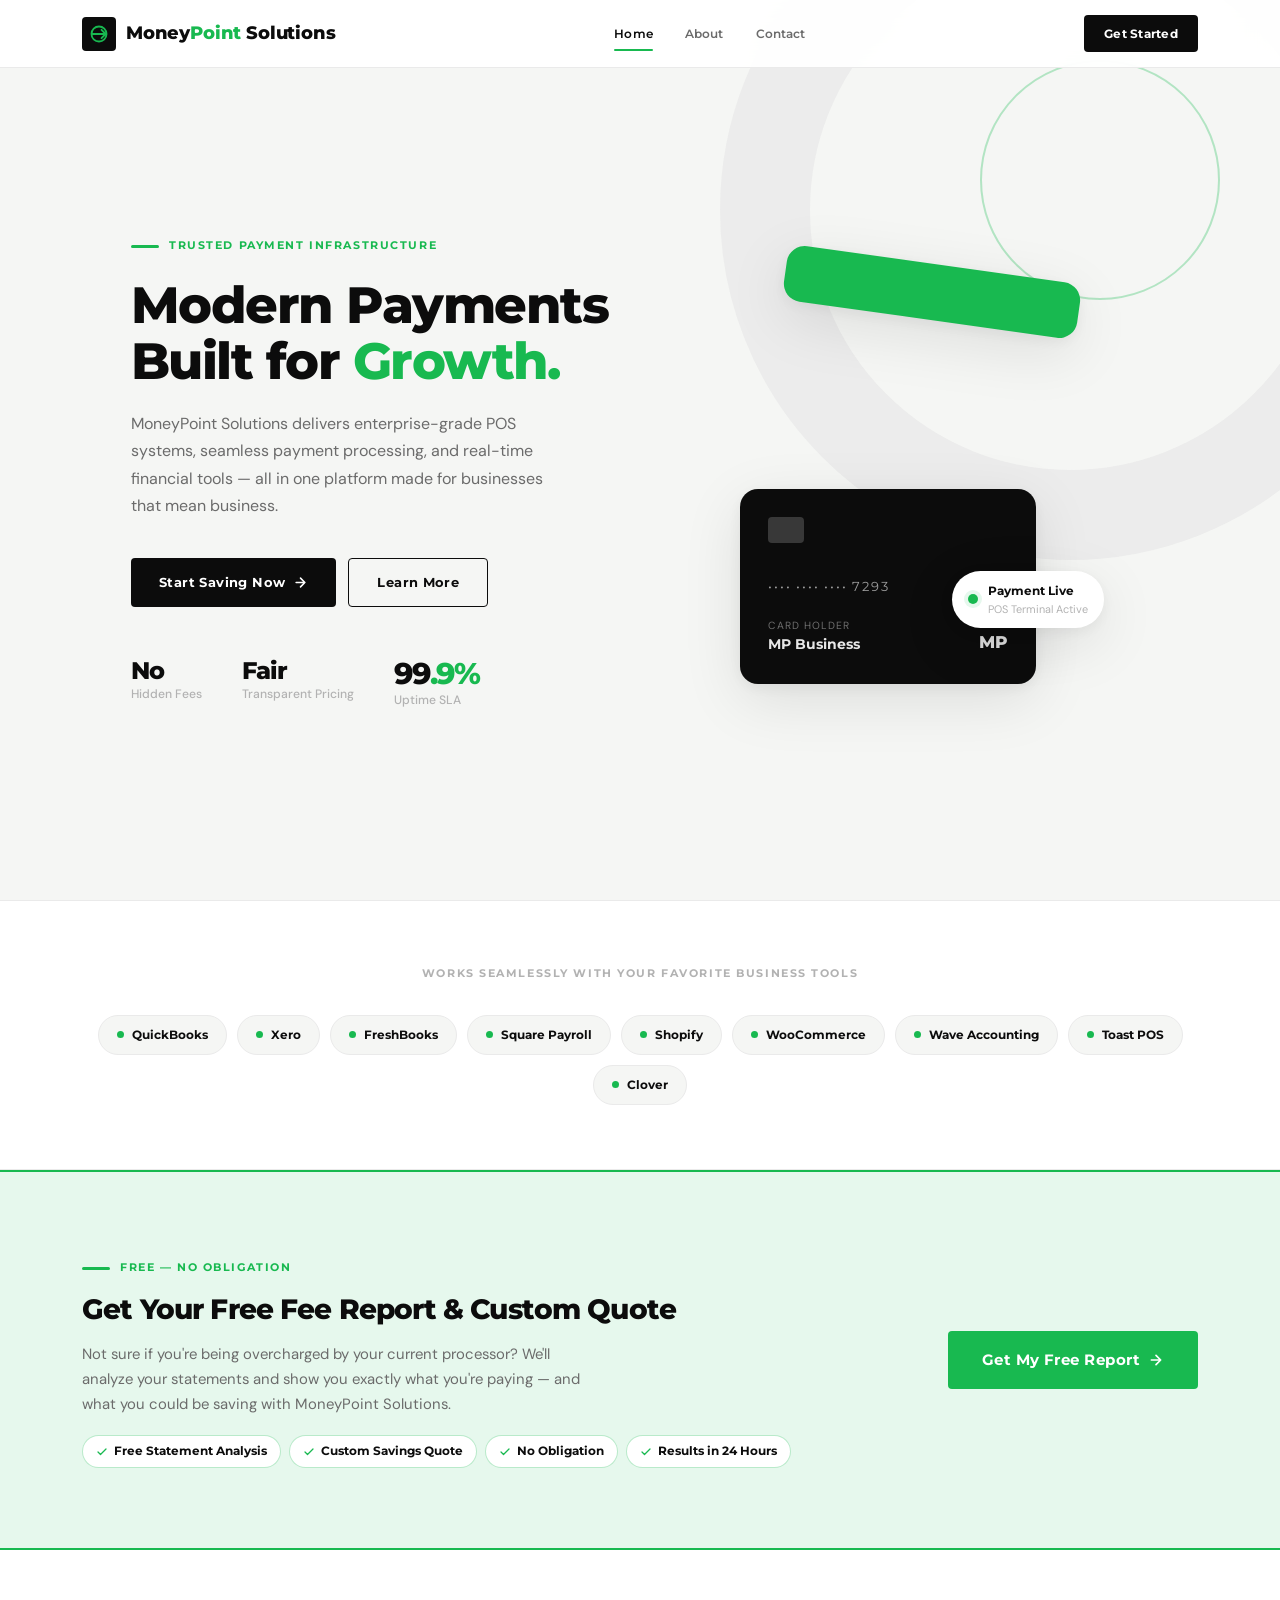
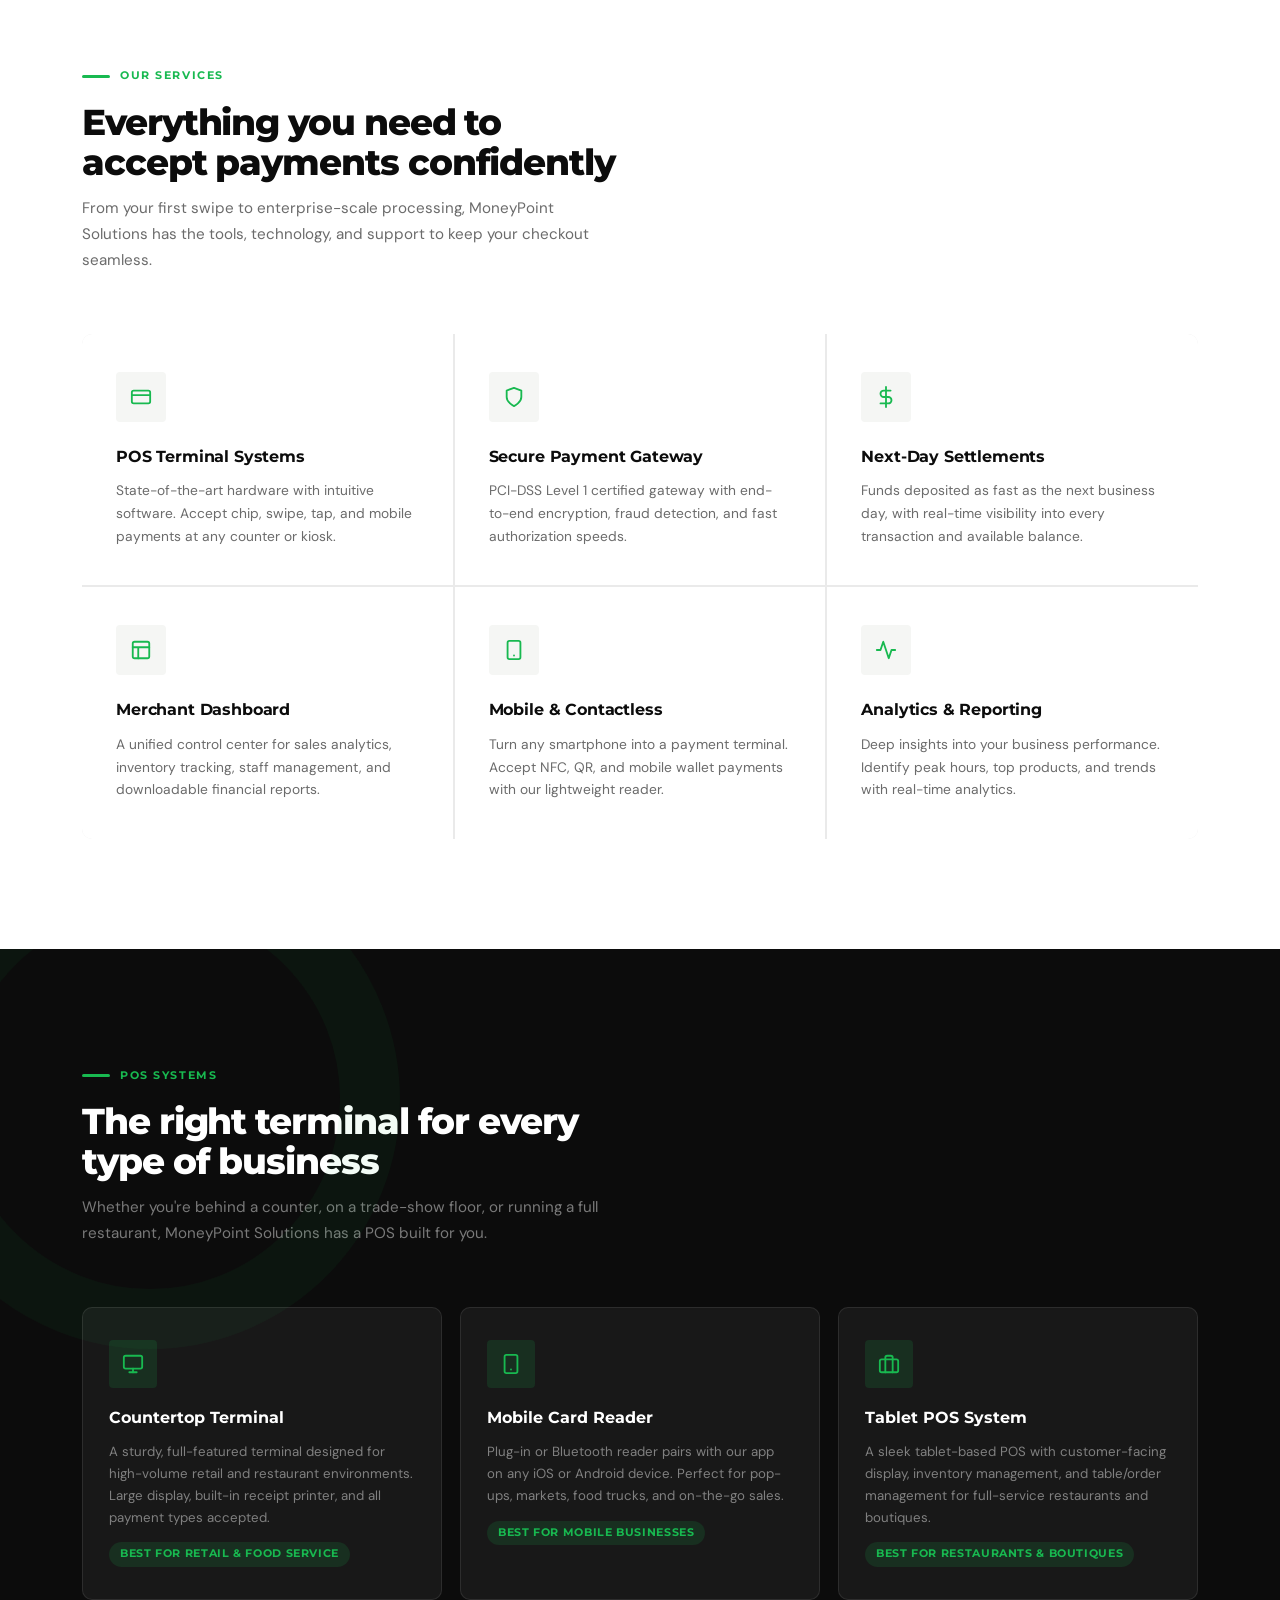
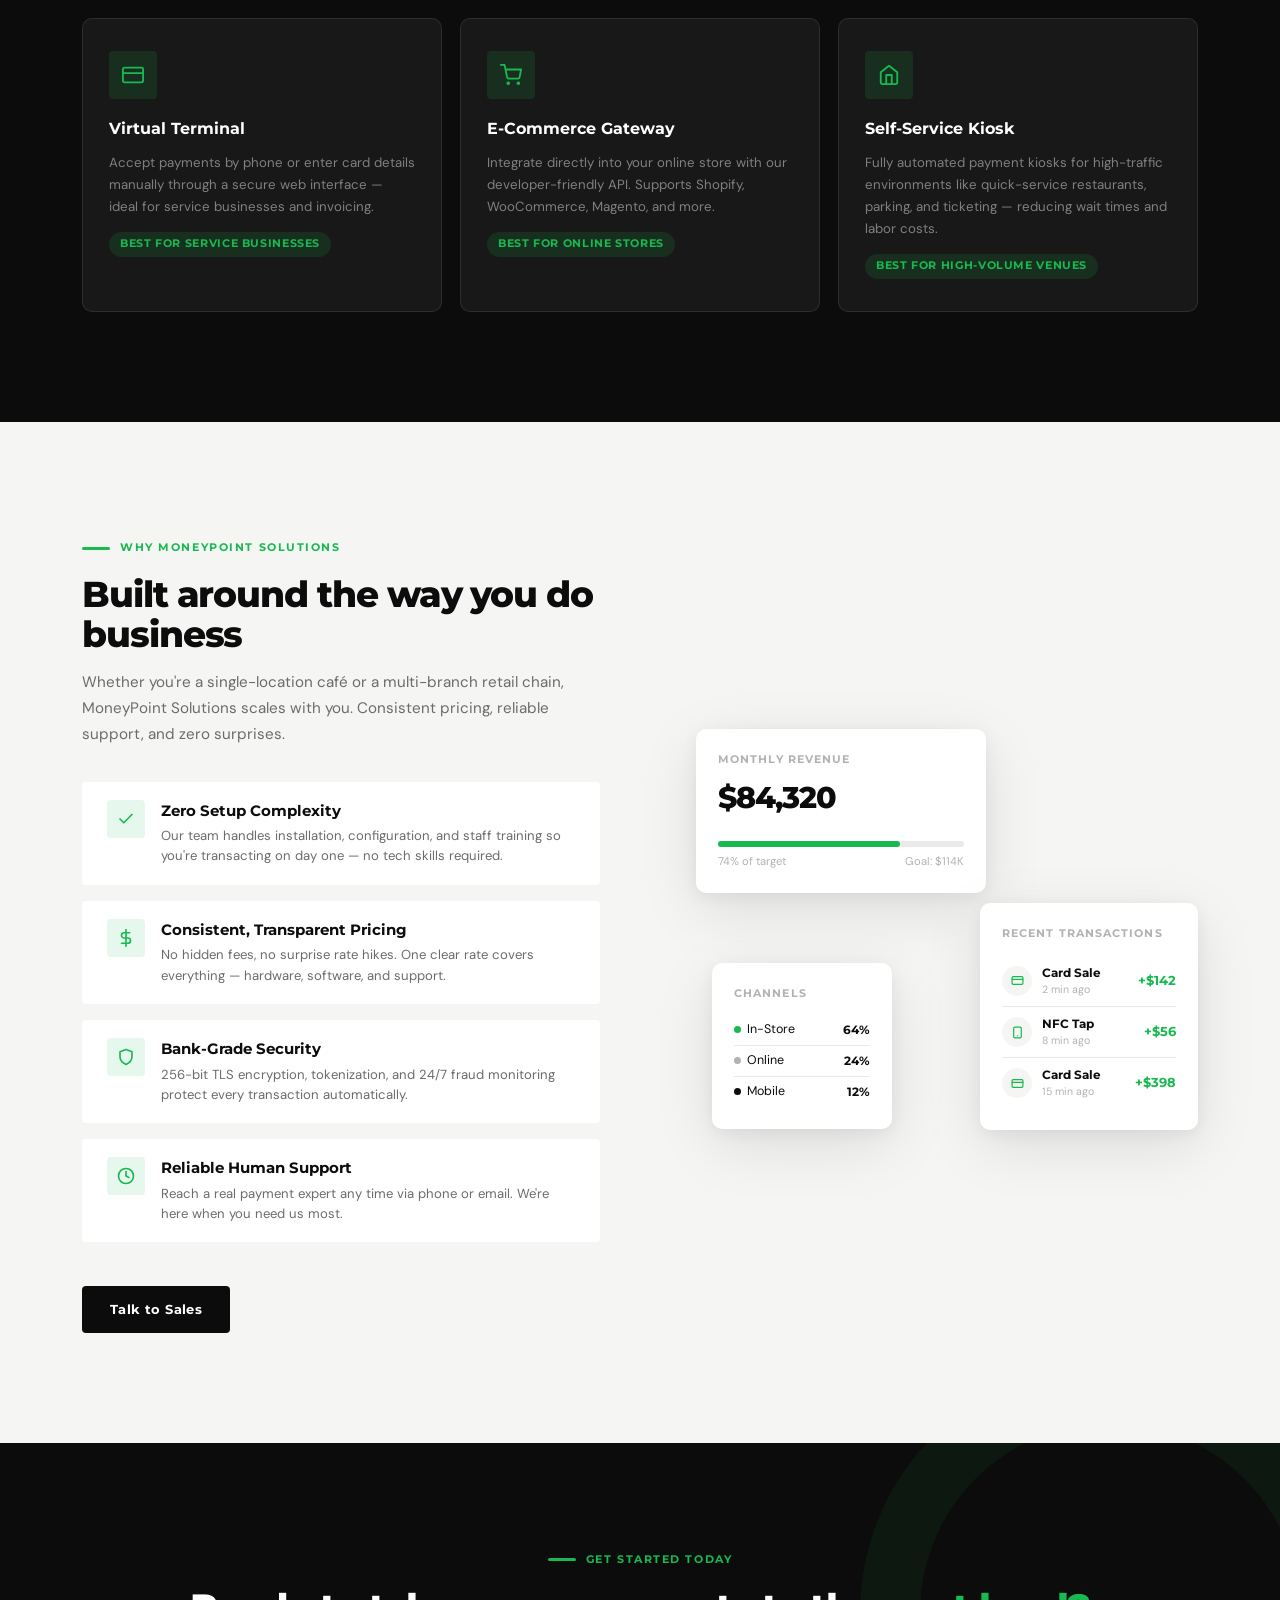
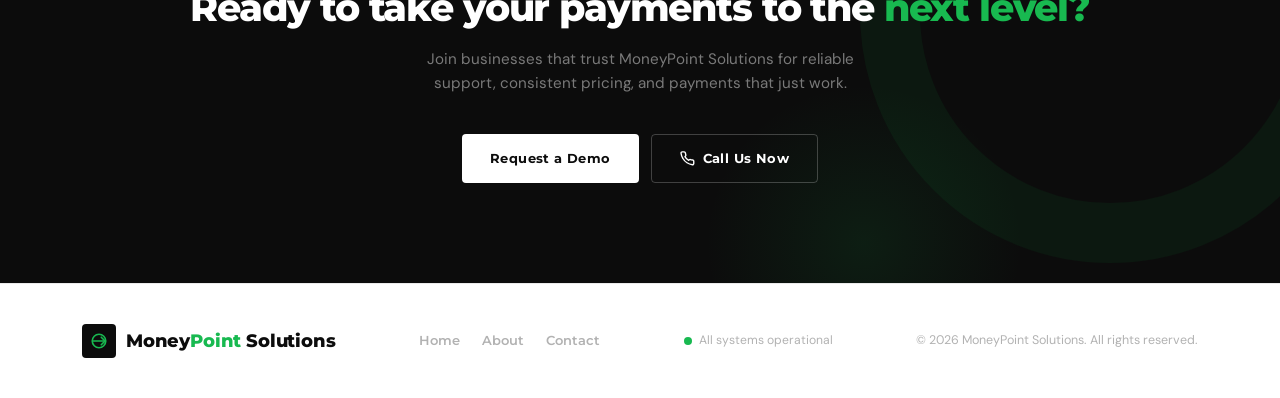
<file: index.html>
<!DOCTYPE html>
<!-- index.html -->
<html lang="en">
<head>
  <meta charset="UTF-8" />
  <meta name="viewport" content="width=device-width, initial-scale=1.0" />
  <title>MoneyPoint Solutions — Modern Payment Systems</title>
  <link rel="stylesheet" href="style.css" />
  <style>
    /* ── INTEGRATIONS STRIP ─────────────────────────────── */
    .integrations {
      padding: 64px 0;
      background: var(--white);
      border-top: 1px solid var(--gray-1);
      border-bottom: 1px solid var(--gray-1);
    }
    .integrations-label {
      text-align: center;
      font-family: var(--font-head);
      font-size: .7rem;
      font-weight: 700;
      letter-spacing: .14em;
      text-transform: uppercase;
      color: var(--gray-2);
      margin-bottom: 32px;
    }
    .integrations-row {
      display: flex;
      flex-wrap: wrap;
      justify-content: center;
      align-items: center;
      gap: 10px;
    }
    .int-badge {
      display: flex;
      align-items: center;
      gap: 8px;
      padding: 9px 18px;
      border-radius: 40px;
      border: 1.5px solid var(--gray-1);
      background: var(--off);
      font-family: var(--font-head);
      font-size: .78rem;
      font-weight: 700;
      color: var(--black);
      transition: border-color var(--trans), box-shadow var(--trans), transform var(--trans);
    }
    .int-badge:hover {
      border-color: var(--green);
      box-shadow: 0 4px 16px rgba(24,185,80,.12);
      transform: translateY(-2px);
    }
    .int-dot { width: 7px; height: 7px; border-radius: 50%; background: var(--green); flex-shrink: 0; }

    /* ── FREE REPORT ────────────────────────────────────── */
    .free-report {
      padding: 80px 0;
      background: var(--green-xl);
      border-top: 2px solid var(--green);
      border-bottom: 2px solid var(--green);
    }
    .report-inner {
      display: flex;
      align-items: center;
      justify-content: space-between;
      gap: 48px;
      flex-wrap: wrap;
    }
    .report-text h2 {
      font-family: var(--font-head);
      font-weight: 800;
      font-size: clamp(1.5rem, 2.2vw, 2rem);
      letter-spacing: -.03em;
      color: var(--black);
      margin-bottom: 10px;
    }
    .report-text p { font-size: .93rem; color: var(--gray-3); max-width: 500px; line-height: 1.68; }
    .report-badges {
      display: flex;
      flex-wrap: wrap;
      gap: 8px;
      margin-top: 18px;
    }
    .report-badge {
      display: flex;
      align-items: center;
      gap: 6px;
      padding: 6px 13px;
      background: var(--white);
      border-radius: 20px;
      font-family: var(--font-head);
      font-size: .72rem;
      font-weight: 700;
      color: var(--black);
      border: 1.5px solid rgba(24,185,80,.3);
    }
    .report-badge svg { color: var(--green); flex-shrink: 0; }
    .report-cta { flex-shrink: 0; }

    /* ── POS SYSTEMS ────────────────────────────────────── */
    .pos-section {
      padding: 110px 0;
      background: var(--black);
      position: relative;
      overflow: hidden;
    }
    .pos-section::before {
      content: '';
      position: absolute;
      left: -100px; top: -100px;
      width: 500px; height: 500px;
      border: 60px solid rgba(24,185,80,.05);
      border-radius: 50%;
    }
    .pos-section .section-head h2 { color: var(--white); }
    .pos-section .section-head p  { color: rgba(255,255,255,.45); }
    .pos-grid {
      display: grid;
      grid-template-columns: repeat(3, 1fr);
      gap: 18px;
      margin-top: 56px;
    }
    .pos-card {
      background: rgba(255,255,255,.05);
      border: 1px solid rgba(255,255,255,.09);
      border-radius: var(--r-lg);
      padding: 32px 26px;
      position: relative;
      overflow: hidden;
      transition: background var(--trans), border-color var(--trans), transform var(--trans);
    }
    .pos-card::before {
      content: '';
      position: absolute;
      top: 0; left: 0; right: 0;
      height: 3px;
      background: var(--green);
      transform: scaleX(0);
      transform-origin: left;
      transition: transform .35s cubic-bezier(.4,0,.2,1);
    }
    .pos-card:hover {
      background: rgba(24,185,80,.07);
      border-color: rgba(24,185,80,.22);
      transform: translateY(-3px);
    }
    .pos-card:hover::before { transform: scaleX(1); }
    .pos-card-icon {
      width: 48px; height: 48px;
      border-radius: var(--r);
      background: rgba(24,185,80,.14);
      display: grid;
      place-items: center;
      margin-bottom: 18px;
    }
    .pos-card-icon svg { color: var(--green); }
    .pos-card h3 {
      font-family: var(--font-head);
      font-size: .97rem;
      font-weight: 700;
      color: var(--white);
      margin-bottom: 10px;
    }
    .pos-card p { font-size: .83rem; color: rgba(255,255,255,.45); line-height: 1.65; }
    .pos-tag {
      display: inline-block;
      margin-top: 14px;
      padding: 4px 11px;
      border-radius: 20px;
      background: rgba(24,185,80,.14);
      font-family: var(--font-head);
      font-size: .66rem;
      font-weight: 700;
      letter-spacing: .06em;
      color: var(--green);
      text-transform: uppercase;
    }
    @media (max-width: 1024px) { .pos-grid { grid-template-columns: 1fr 1fr; } }
    @media (max-width: 640px)  { .pos-grid { grid-template-columns: 1fr; } }
    @media (max-width: 768px)  { .report-inner { flex-direction: column; } }
  </style>
</head>
<body>

  <!-- ═══════════════════ NAV ═══════════════════ -->
  <nav>
    <div class="nav-inner">
      <a class="logo" href="index.html">
        <div class="logo-mark">
          <svg width="20" height="20" viewBox="0 0 24 24" fill="none" stroke="currentColor" stroke-width="2.2" stroke-linecap="round" stroke-linejoin="round">
            <circle cx="12" cy="12" r="9"/>
            <line x1="4" y1="12" x2="20" y2="12"/>
            <polyline points="15 7 20 12 15 17"/>
          </svg>
        </div>
        <span class="logo-name">Money<span>Point</span> Solutions</span>
      </a>
      <div class="nav-links">
        <a href="index.html" class="active">Home</a>
        <a href="about.html">About</a>
        <a href="contact.html">Contact</a>
      </div>
      <a href="contact.html" class="nav-cta">Get Started</a>
      <button class="burger" id="burger" onclick="toggleMenu()" aria-label="Open menu">
        <span></span><span></span><span></span>
      </button>
    </div>
  </nav>
  <div class="mobile-menu" id="mobileMenu">
    <a href="index.html" class="active">Home</a>
    <a href="about.html">About</a>
    <a href="contact.html">Contact</a>
    <a href="contact.html" class="mob-cta">Get Started →</a>
  </div>

  <!-- ═══════════════════ HERO ═══════════════════ -->
  <section class="hero">
    <div class="hero-geo"></div>
    <div class="wrap">
      <div class="hero-inner">
        <div class="hero-text">
          <div class="hero-eyebrow anim"><div class="acline"></div>Trusted Payment Infrastructure</div>
          <h1 class="anim d1">Modern Payments<br>Built for <em>Growth.</em></h1>
          <p class="hero-desc anim d2">MoneyPoint Solutions delivers enterprise-grade POS systems, seamless payment processing, and real-time financial tools — all in one platform made for businesses that mean business.</p>
          <div class="hero-actions anim d3">
            <a href="contact.html" class="btn btn-primary">
              Start Saving Now
              <svg width="15" height="15" viewBox="0 0 24 24" fill="none" stroke="currentColor" stroke-width="2.5" stroke-linecap="round" stroke-linejoin="round"><path d="M5 12h14M12 5l7 7-7 7"/></svg>
            </a>
            <a href="about.html" class="btn btn-outline">Learn More</a>
          </div>
          <div class="hero-stats anim d4">
            <div class="stat">
              <div class="stat-num" style="font-size:1.5rem">No</div>
              <div class="stat-label">Hidden Fees</div>
            </div>
            <div class="stat">
              <div class="stat-num" style="font-size:1.5rem">Fair</div>
              <div class="stat-label">Transparent Pricing</div>
            </div>
            <div class="stat">
              <div class="stat-num">99<span>.9%</span></div>
              <div class="stat-label">Uptime SLA</div>
            </div>
          </div>
        </div>
        <div class="hero-visual anim d3">
          <div class="card-scene">
            <div class="pay-card back"></div>
            <div class="pay-card front">
              <div class="card-chip"></div>
              <div class="card-num">•••• •••• •••• 7293</div>
              <div class="card-footer">
                <div>
                  <div class="card-name-label">Card Holder</div>
                  <div class="card-name-val">MP Business</div>
                </div>
                <div class="card-brand">MP</div>
              </div>
            </div>
            <div class="pos-pill">
              <div class="pos-dot"></div>
              <div>
                <div class="pos-text">Payment Live</div>
                <div class="pos-sub">POS Terminal Active</div>
              </div>
            </div>
          </div>
        </div>
      </div>
    </div>
  </section>

  <!-- ═══════════════════ INTEGRATIONS ═══════════════════ -->
  <section class="integrations">
    <div class="wrap">
      <div class="integrations-label">Works seamlessly with your favorite business tools</div>
      <div class="integrations-row">
        <div class="int-badge"><div class="int-dot"></div>QuickBooks</div>
        <div class="int-badge"><div class="int-dot"></div>Xero</div>
        <div class="int-badge"><div class="int-dot"></div>FreshBooks</div>
        <div class="int-badge"><div class="int-dot"></div>Square Payroll</div>
        <div class="int-badge"><div class="int-dot"></div>Shopify</div>
        <div class="int-badge"><div class="int-dot"></div>WooCommerce</div>
        <div class="int-badge"><div class="int-dot"></div>Wave Accounting</div>
        <div class="int-badge"><div class="int-dot"></div>Toast POS</div>
        <div class="int-badge"><div class="int-dot"></div>Clover</div>
      </div>
    </div>
  </section>

  <!-- ═══════════════════ FREE REPORT ═══════════════════ -->
  <section class="free-report">
    <div class="wrap">
      <div class="report-inner">
        <div class="report-text">
          <div class="section-label" style="margin-bottom:10px"><div class="acline"></div>Free — No Obligation</div>
          <h2>Get Your Free Fee Report &amp; Custom Quote</h2>
          <p>Not sure if you're being overcharged by your current processor? We'll analyze your statements and show you exactly what you're paying — and what you could be saving with MoneyPoint Solutions.</p>
          <div class="report-badges">
            <div class="report-badge"><svg width="12" height="12" viewBox="0 0 24 24" fill="none" stroke="currentColor" stroke-width="2.5" stroke-linecap="round" stroke-linejoin="round"><polyline points="20 6 9 17 4 12"/></svg>Free Statement Analysis</div>
            <div class="report-badge"><svg width="12" height="12" viewBox="0 0 24 24" fill="none" stroke="currentColor" stroke-width="2.5" stroke-linecap="round" stroke-linejoin="round"><polyline points="20 6 9 17 4 12"/></svg>Custom Savings Quote</div>
            <div class="report-badge"><svg width="12" height="12" viewBox="0 0 24 24" fill="none" stroke="currentColor" stroke-width="2.5" stroke-linecap="round" stroke-linejoin="round"><polyline points="20 6 9 17 4 12"/></svg>No Obligation</div>
            <div class="report-badge"><svg width="12" height="12" viewBox="0 0 24 24" fill="none" stroke="currentColor" stroke-width="2.5" stroke-linecap="round" stroke-linejoin="round"><polyline points="20 6 9 17 4 12"/></svg>Results in 24 Hours</div>
          </div>
        </div>
        <div class="report-cta">
          <a href="contact.html" class="btn btn-green" style="font-size:.95rem;padding:17px 34px">
            Get My Free Report
            <svg width="16" height="16" viewBox="0 0 24 24" fill="none" stroke="currentColor" stroke-width="2.5" stroke-linecap="round" stroke-linejoin="round"><path d="M5 12h14M12 5l7 7-7 7"/></svg>
          </a>
        </div>
      </div>
    </div>
  </section>

  <!-- ═══════════════════ SERVICES ═══════════════════ -->
  <section class="services">
    <div class="wrap">
      <div class="section-head">
        <div class="section-label"><div class="acline"></div>Our Services</div>
        <h2>Everything you need to accept payments confidently</h2>
        <p>From your first swipe to enterprise-scale processing, MoneyPoint Solutions has the tools, technology, and support to keep your checkout seamless.</p>
      </div>
      <div class="services-grid">
        <div class="svc-card">
          <div class="svc-icon"><svg width="22" height="22" viewBox="0 0 24 24" fill="none" stroke="currentColor" stroke-width="2" stroke-linecap="round" stroke-linejoin="round"><rect x="2" y="5" width="20" height="14" rx="2"/><line x1="2" y1="10" x2="22" y2="10"/></svg></div>
          <h3>POS Terminal Systems</h3>
          <p>State-of-the-art hardware with intuitive software. Accept chip, swipe, tap, and mobile payments at any counter or kiosk.</p>
        </div>
        <div class="svc-card">
          <div class="svc-icon"><svg width="22" height="22" viewBox="0 0 24 24" fill="none" stroke="currentColor" stroke-width="2" stroke-linecap="round" stroke-linejoin="round"><path d="M12 22s8-4 8-10V5l-8-3-8 3v7c0 6 8 10 8 10z"/></svg></div>
          <h3>Secure Payment Gateway</h3>
          <p>PCI-DSS Level 1 certified gateway with end-to-end encryption, fraud detection, and fast authorization speeds.</p>
        </div>
        <div class="svc-card">
          <div class="svc-icon"><svg width="22" height="22" viewBox="0 0 24 24" fill="none" stroke="currentColor" stroke-width="2" stroke-linecap="round" stroke-linejoin="round"><line x1="12" y1="1" x2="12" y2="23"/><path d="M17 5H9.5a3.5 3.5 0 0 0 0 7h5a3.5 3.5 0 0 1 0 7H6"/></svg></div>
          <h3>Next-Day Settlements</h3>
          <p>Funds deposited as fast as the next business day, with real-time visibility into every transaction and available balance.</p>
        </div>
        <div class="svc-card">
          <div class="svc-icon"><svg width="22" height="22" viewBox="0 0 24 24" fill="none" stroke="currentColor" stroke-width="2" stroke-linecap="round" stroke-linejoin="round"><rect x="3" y="3" width="18" height="18" rx="2"/><path d="M3 9h18M9 21V9"/></svg></div>
          <h3>Merchant Dashboard</h3>
          <p>A unified control center for sales analytics, inventory tracking, staff management, and downloadable financial reports.</p>
        </div>
        <div class="svc-card">
          <div class="svc-icon"><svg width="22" height="22" viewBox="0 0 24 24" fill="none" stroke="currentColor" stroke-width="2" stroke-linecap="round" stroke-linejoin="round"><rect x="5" y="2" width="14" height="20" rx="2" ry="2"/><line x1="12" y1="18" x2="12.01" y2="18"/></svg></div>
          <h3>Mobile &amp; Contactless</h3>
          <p>Turn any smartphone into a payment terminal. Accept NFC, QR, and mobile wallet payments with our lightweight reader.</p>
        </div>
        <div class="svc-card">
          <div class="svc-icon"><svg width="22" height="22" viewBox="0 0 24 24" fill="none" stroke="currentColor" stroke-width="2" stroke-linecap="round" stroke-linejoin="round"><polyline points="22 12 18 12 15 21 9 3 6 12 2 12"/></svg></div>
          <h3>Analytics &amp; Reporting</h3>
          <p>Deep insights into your business performance. Identify peak hours, top products, and trends with real-time analytics.</p>
        </div>
      </div>
    </div>
  </section>

  <!-- ═══════════════════ POS SYSTEMS ═══════════════════ -->
  <section class="pos-section">
    <div class="wrap">
      <div class="section-head">
        <div class="section-label"><div class="acline"></div>POS Systems</div>
        <h2>The right terminal for every type of business</h2>
        <p>Whether you're behind a counter, on a trade-show floor, or running a full restaurant, MoneyPoint Solutions has a POS built for you.</p>
      </div>
      <div class="pos-grid">
        <div class="pos-card">
          <div class="pos-card-icon"><svg width="22" height="22" viewBox="0 0 24 24" fill="none" stroke="currentColor" stroke-width="2" stroke-linecap="round" stroke-linejoin="round"><rect x="2" y="3" width="20" height="14" rx="2"/><line x1="8" y1="21" x2="16" y2="21"/><line x1="12" y1="17" x2="12" y2="21"/></svg></div>
          <h3>Countertop Terminal</h3>
          <p>A sturdy, full-featured terminal designed for high-volume retail and restaurant environments. Large display, built-in receipt printer, and all payment types accepted.</p>
          <span class="pos-tag">Best for Retail &amp; Food Service</span>
        </div>
        <div class="pos-card">
          <div class="pos-card-icon"><svg width="22" height="22" viewBox="0 0 24 24" fill="none" stroke="currentColor" stroke-width="2" stroke-linecap="round" stroke-linejoin="round"><rect x="5" y="2" width="14" height="20" rx="2"/><line x1="12" y1="18" x2="12.01" y2="18"/></svg></div>
          <h3>Mobile Card Reader</h3>
          <p>Plug-in or Bluetooth reader pairs with our app on any iOS or Android device. Perfect for pop-ups, markets, food trucks, and on-the-go sales.</p>
          <span class="pos-tag">Best for Mobile Businesses</span>
        </div>
        <div class="pos-card">
          <div class="pos-card-icon"><svg width="22" height="22" viewBox="0 0 24 24" fill="none" stroke="currentColor" stroke-width="2" stroke-linecap="round" stroke-linejoin="round"><rect x="2" y="7" width="20" height="14" rx="2"/><path d="M16 21V5a2 2 0 0 0-2-2h-4a2 2 0 0 0-2 2v16"/></svg></div>
          <h3>Tablet POS System</h3>
          <p>A sleek tablet-based POS with customer-facing display, inventory management, and table/order management for full-service restaurants and boutiques.</p>
          <span class="pos-tag">Best for Restaurants &amp; Boutiques</span>
        </div>
        <div class="pos-card">
          <div class="pos-card-icon"><svg width="22" height="22" viewBox="0 0 24 24" fill="none" stroke="currentColor" stroke-width="2" stroke-linecap="round" stroke-linejoin="round"><rect x="1" y="4" width="22" height="16" rx="2"/><line x1="1" y1="10" x2="23" y2="10"/></svg></div>
          <h3>Virtual Terminal</h3>
          <p>Accept payments by phone or enter card details manually through a secure web interface — ideal for service businesses and invoicing.</p>
          <span class="pos-tag">Best for Service Businesses</span>
        </div>
        <div class="pos-card">
          <div class="pos-card-icon"><svg width="22" height="22" viewBox="0 0 24 24" fill="none" stroke="currentColor" stroke-width="2" stroke-linecap="round" stroke-linejoin="round"><circle cx="9" cy="21" r="1"/><circle cx="20" cy="21" r="1"/><path d="M1 1h4l2.68 13.39a2 2 0 0 0 2 1.61h9.72a2 2 0 0 0 2-1.61L23 6H6"/></svg></div>
          <h3>E-Commerce Gateway</h3>
          <p>Integrate directly into your online store with our developer-friendly API. Supports Shopify, WooCommerce, Magento, and more.</p>
          <span class="pos-tag">Best for Online Stores</span>
        </div>
        <div class="pos-card">
          <div class="pos-card-icon"><svg width="22" height="22" viewBox="0 0 24 24" fill="none" stroke="currentColor" stroke-width="2" stroke-linecap="round" stroke-linejoin="round"><path d="M3 9l9-7 9 7v11a2 2 0 0 1-2 2H5a2 2 0 0 1-2-2z"/><polyline points="9 22 9 12 15 12 15 22"/></svg></div>
          <h3>Self-Service Kiosk</h3>
          <p>Fully automated payment kiosks for high-traffic environments like quick-service restaurants, parking, and ticketing — reducing wait times and labor costs.</p>
          <span class="pos-tag">Best for High-Volume Venues</span>
        </div>
      </div>
    </div>
  </section>

  <!-- ═══════════════════ BENEFITS ═══════════════════ -->
  <section class="benefits">
    <div class="wrap">
      <div class="benefits-inner">
        <div class="benefits-col">
          <div class="section-label"><div class="acline"></div>Why MoneyPoint Solutions</div>
          <h2>Built around the way you do business</h2>
          <p>Whether you're a single-location café or a multi-branch retail chain, MoneyPoint Solutions scales with you. Consistent pricing, reliable support, and zero surprises.</p>
          <div class="benefit-list">
            <div class="benefit-item">
              <div class="benefit-icon"><svg width="18" height="18" viewBox="0 0 24 24" fill="none" stroke="currentColor" stroke-width="2.2" stroke-linecap="round" stroke-linejoin="round"><polyline points="20 6 9 17 4 12"/></svg></div>
              <div class="benefit-text">
                <h4>Zero Setup Complexity</h4>
                <p>Our team handles installation, configuration, and staff training so you're transacting on day one — no tech skills required.</p>
              </div>
            </div>
            <div class="benefit-item">
              <div class="benefit-icon"><svg width="18" height="18" viewBox="0 0 24 24" fill="none" stroke="currentColor" stroke-width="2.2" stroke-linecap="round" stroke-linejoin="round"><line x1="12" y1="1" x2="12" y2="23"/><path d="M17 5H9.5a3.5 3.5 0 0 0 0 7h5a3.5 3.5 0 0 1 0 7H6"/></svg></div>
              <div class="benefit-text">
                <h4>Consistent, Transparent Pricing</h4>
                <p>No hidden fees, no surprise rate hikes. One clear rate covers everything — hardware, software, and support.</p>
              </div>
            </div>
            <div class="benefit-item">
              <div class="benefit-icon"><svg width="18" height="18" viewBox="0 0 24 24" fill="none" stroke="currentColor" stroke-width="2.2" stroke-linecap="round" stroke-linejoin="round"><path d="M12 22s8-4 8-10V5l-8-3-8 3v7c0 6 8 10 8 10z"/></svg></div>
              <div class="benefit-text">
                <h4>Bank-Grade Security</h4>
                <p>256-bit TLS encryption, tokenization, and 24/7 fraud monitoring protect every transaction automatically.</p>
              </div>
            </div>
            <div class="benefit-item">
              <div class="benefit-icon"><svg width="18" height="18" viewBox="0 0 24 24" fill="none" stroke="currentColor" stroke-width="2.2" stroke-linecap="round" stroke-linejoin="round"><circle cx="12" cy="12" r="10"/><polyline points="12 6 12 12 16 14"/></svg></div>
              <div class="benefit-text">
                <h4>Reliable Human Support</h4>
                <p>Reach a real payment expert any time via phone or email. We're here when you need us most.</p>
              </div>
            </div>
          </div>
          <a href="contact.html" class="btn btn-primary" style="margin-top:8px">Talk to Sales</a>
        </div>
        <div class="benefits-visual">
          <div class="dash-card dash-main">
            <div class="dash-lbl">Monthly Revenue</div>
            <div class="dash-amount">$84,320</div>
            <div class="bar-track"><div class="bar-fill"></div></div>
            <div class="bar-meta"><span>74% of target</span><span>Goal: $114K</span></div>
          </div>
          <div class="dash-card dash-txn">
            <div class="dash-lbl" style="margin-bottom:14px">Recent Transactions</div>
            <div class="txn-row">
              <div class="txn-ico"><svg width="13" height="13" viewBox="0 0 24 24" fill="none" stroke="currentColor" stroke-width="2.2" stroke-linecap="round" stroke-linejoin="round"><rect x="2" y="5" width="20" height="14" rx="2"/><line x1="2" y1="10" x2="22" y2="10"/></svg></div>
              <div><div class="txn-name">Card Sale</div><div class="txn-time">2 min ago</div></div>
              <div class="txn-amt">+$142</div>
            </div>
            <div class="txn-row">
              <div class="txn-ico"><svg width="13" height="13" viewBox="0 0 24 24" fill="none" stroke="currentColor" stroke-width="2.2" stroke-linecap="round" stroke-linejoin="round"><rect x="5" y="2" width="14" height="20" rx="2"/><line x1="12" y1="18" x2="12.01" y2="18"/></svg></div>
              <div><div class="txn-name">NFC Tap</div><div class="txn-time">8 min ago</div></div>
              <div class="txn-amt">+$56</div>
            </div>
            <div class="txn-row">
              <div class="txn-ico"><svg width="13" height="13" viewBox="0 0 24 24" fill="none" stroke="currentColor" stroke-width="2.2" stroke-linecap="round" stroke-linejoin="round"><rect x="2" y="5" width="20" height="14" rx="2"/><line x1="2" y1="10" x2="22" y2="10"/></svg></div>
              <div><div class="txn-name">Card Sale</div><div class="txn-time">15 min ago</div></div>
              <div class="txn-amt">+$398</div>
            </div>
          </div>
          <div class="dash-card dash-status">
            <div class="dash-lbl" style="margin-bottom:12px">Channels</div>
            <div class="status-row"><span><span class="s-dot green"></span>In-Store</span><span class="s-val">64%</span></div>
            <div class="status-row"><span><span class="s-dot gray"></span>Online</span><span class="s-val">24%</span></div>
            <div class="status-row"><span><span class="s-dot dark"></span>Mobile</span><span class="s-val">12%</span></div>
          </div>
        </div>
      </div>
    </div>
  </section>

  <!-- ═══════════════════ CTA BAND ═══════════════════ -->
  <section class="cta-band">
    <div class="wrap">
      <div class="cta-inner">
        <div class="section-label"><div class="acline"></div>Get Started Today</div>
        <h2>Ready to take your payments to the <em>next level?</em></h2>
        <p>Join businesses that trust MoneyPoint Solutions for reliable support, consistent pricing, and payments that just work.</p>
        <div class="cta-actions">
          <a href="contact.html" class="btn btn-white">Request a Demo</a>
          <a href="tel:+17186832297" class="btn btn-ghost">
            <svg width="15" height="15" viewBox="0 0 24 24" fill="none" stroke="currentColor" stroke-width="2.2" stroke-linecap="round" stroke-linejoin="round"><path d="M22 16.92v3a2 2 0 0 1-2.18 2 19.79 19.79 0 0 1-8.63-3.07A19.5 19.5 0 0 1 4.69 12 19.79 19.79 0 0 1 1.61 3.5 2 2 0 0 1 3.6 1.32h3a2 2 0 0 1 2 1.72c.127.96.361 1.903.7 2.81a2 2 0 0 1-.45 2.11L7.91 9a16 16 0 0 0 6 6l.91-.91a2 2 0 0 1 2.11-.45c.907.339 1.85.573 2.81.7A2 2 0 0 1 22 16.92z"/></svg>
            Call Us Now
          </a>
        </div>
      </div>
    </div>
  </section>

  <!-- ═══════════════════ FOOTER ═══════════════════ -->
  <footer>
    <div class="wrap">
      <div class="footer-inner">
        <a class="logo" href="index.html">
          <div class="logo-mark">
            <svg width="18" height="18" viewBox="0 0 24 24" fill="none" stroke="currentColor" stroke-width="2.2" stroke-linecap="round" stroke-linejoin="round">
              <circle cx="12" cy="12" r="9"/>
              <line x1="4" y1="12" x2="20" y2="12"/>
              <polyline points="15 7 20 12 15 17"/>
            </svg>
          </div>
          <span class="logo-name">Money<span>Point</span> Solutions</span>
        </a>
        <div class="footer-links">
          <a href="index.html">Home</a>
          <a href="about.html">About</a>
          <a href="contact.html">Contact</a>
        </div>
        <div class="status-pill"><span></span>All systems operational</div>
        <div class="footer-copy">© 2026 MoneyPoint Solutions. All rights reserved.</div>
      </div>
    </div>
  </footer>

  <script>
    function toggleMenu() {
      document.getElementById('mobileMenu').classList.toggle('open');
    }
  </script>
</body>
</html>
</file>
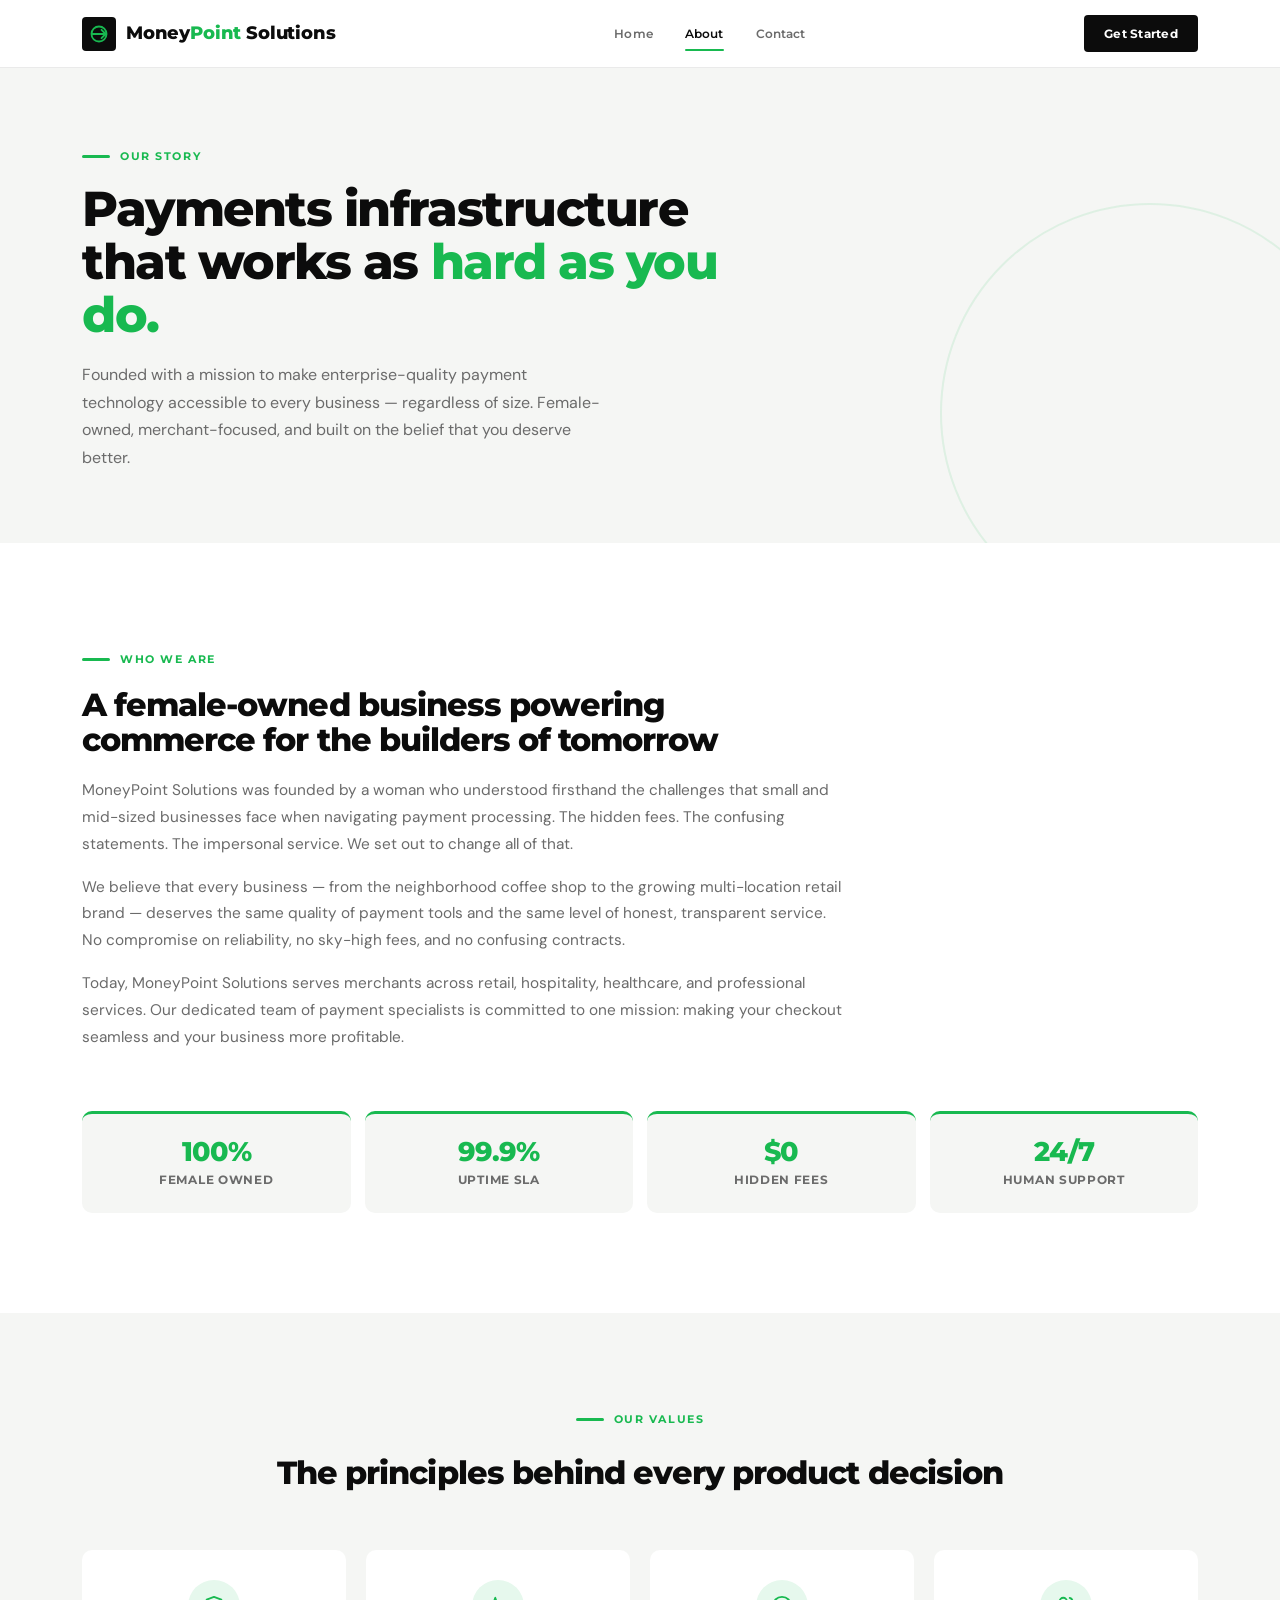
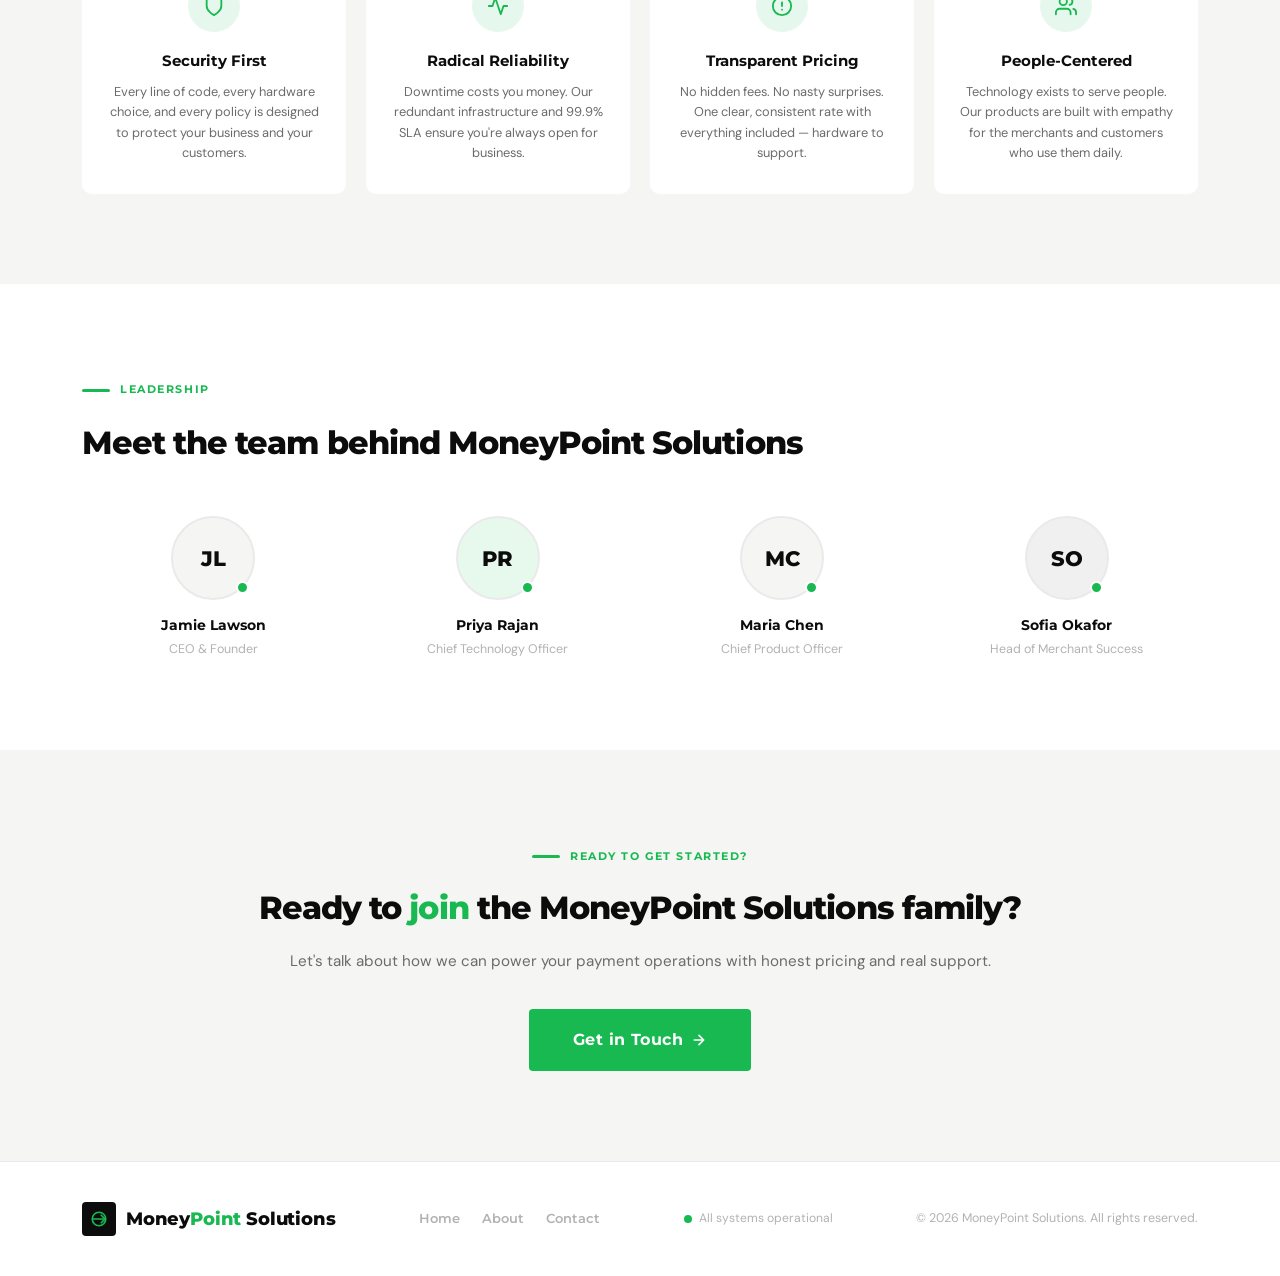
<file: about.html>
<!DOCTYPE html>
<!-- about.html -->
<html lang="en">
<head>
  <meta charset="UTF-8" />
  <meta name="viewport" content="width=device-width, initial-scale=1.0" />
  <title>About — MoneyPoint Solutions</title>
  <link rel="stylesheet" href="style.css" />
  <style>
    /* ── ABOUT-SPECIFIC STYLES ──────────────────────────── */

    /* Quick-stat boxes along bottom of Who We Are */
    .story-stat-boxes {
      display: grid;
      grid-template-columns: repeat(4, 1fr);
      gap: 14px;
      margin-top: 60px;
    }
    .ssb {
      background: var(--off);
      border-radius: var(--r-lg);
      padding: 24px 20px;
      border-top: 3px solid var(--green);
      text-align: center;
      transition: box-shadow var(--trans), transform var(--trans);
    }
    .ssb:hover { transform: translateY(-3px); box-shadow: var(--shadow-lg); }
    .ssb-num {
      font-family: var(--font-head);
      font-size: 1.7rem;
      font-weight: 800;
      letter-spacing: -.04em;
      color: var(--green);
      line-height: 1;
      margin-bottom: 6px;
    }
    .ssb-label {
      font-family: var(--font-head);
      font-size: .72rem;
      font-weight: 700;
      color: var(--gray-3);
      text-transform: uppercase;
      letter-spacing: .06em;
    }
    @media (max-width: 768px) {
      .story-stat-boxes { grid-template-columns: 1fr 1fr; }
    }
    @media (max-width: 480px) {
      .story-stat-boxes { grid-template-columns: 1fr; }
    }

    /* Who We Are section full-width */
    .who-we-are { padding: 100px 0; background: var(--white); }
    .who-inner  { max-width: 760px; }
    .who-inner h2 {
      font-family: var(--font-head);
      font-weight: 800;
      font-size: clamp(1.7rem, 2.5vw, 2.3rem);
      letter-spacing: -.03em;
      line-height: 1.1;
      margin-bottom: 20px;
    }
    .who-inner p {
      color: var(--gray-3);
      font-size: .96rem;
      line-height: 1.75;
      margin-bottom: 16px;
    }
    .who-inner p:last-of-type { margin-bottom: 0; }

    /* CTA section on about page */
    .about-cta { padding: 90px 0; background: var(--off); text-align: center; }
    .about-cta h2 {
      font-family: var(--font-head);
      font-weight: 800;
      font-size: clamp(1.7rem, 2.5vw, 2.3rem);
      letter-spacing: -.03em;
      margin-bottom: 16px;
    }
    .about-cta h2 em { font-style: normal; color: var(--green); }
    .about-cta p { color: var(--gray-3); font-size: .95rem; margin-bottom: 36px; }
  </style>
</head>
<body>

  <!-- ═══════════════════ NAV ═══════════════════ -->
  <nav>
    <div class="nav-inner">
      <a class="logo" href="index.html">
        <div class="logo-mark">
          <svg width="20" height="20" viewBox="0 0 24 24" fill="none" stroke="currentColor" stroke-width="2.2" stroke-linecap="round" stroke-linejoin="round">
            <circle cx="12" cy="12" r="9"/>
            <line x1="4" y1="12" x2="20" y2="12"/>
            <polyline points="15 7 20 12 15 17"/>
          </svg>
        </div>
        <span class="logo-name">Money<span>Point</span> Solutions</span>
      </a>
      <div class="nav-links">
        <a href="index.html">Home</a>
        <a href="about.html" class="active">About</a>
        <a href="contact.html">Contact</a>
      </div>
      <a href="contact.html" class="nav-cta">Get Started</a>
      <button class="burger" id="burger" onclick="toggleMenu()" aria-label="Open menu">
        <span></span><span></span><span></span>
      </button>
    </div>
  </nav>
  <div class="mobile-menu" id="mobileMenu">
    <a href="index.html">Home</a>
    <a href="about.html" class="active">About</a>
    <a href="contact.html">Contact</a>
    <a href="contact.html" class="mob-cta">Get Started →</a>
  </div>

  <!-- ═══════════════════ PAGE HERO ═══════════════════ -->
  <div class="page-hero pt-nav" style="padding-top: calc(var(--nav-h) + 72px);">
    <div class="wrap">
      <div class="page-hero-content">
        <div class="section-label anim"><div class="acline"></div>Our Story</div>
        <h1 class="anim d1">Payments infrastructure<br>that works as <em>hard as you do.</em></h1>
        <p class="anim d2">Founded with a mission to make enterprise-quality payment technology accessible to every business — regardless of size. Female-owned, merchant-focused, and built on the belief that you deserve better.</p>
      </div>
    </div>
  </div>

  <!-- ═══════════════════ WHO WE ARE ═══════════════════ -->
  <section class="who-we-are">
    <div class="wrap">
      <div class="who-inner">
        <div class="section-label"><div class="acline"></div>Who We Are</div>
        <h2>A female-owned business powering commerce for the builders of tomorrow</h2>
        <p>MoneyPoint Solutions was founded by a woman who understood firsthand the challenges that small and mid-sized businesses face when navigating payment processing. The hidden fees. The confusing statements. The impersonal service. We set out to change all of that.</p>
        <p>We believe that every business — from the neighborhood coffee shop to the growing multi-location retail brand — deserves the same quality of payment tools and the same level of honest, transparent service. No compromise on reliability, no sky-high fees, and no confusing contracts.</p>
        <p>Today, MoneyPoint Solutions serves merchants across retail, hospitality, healthcare, and professional services. Our dedicated team of payment specialists is committed to one mission: making your checkout seamless and your business more profitable.</p>
      </div>

      <!-- Stat boxes along the bottom -->
      <div class="story-stat-boxes">
        <div class="ssb">
          <div class="ssb-num">100%</div>
          <div class="ssb-label">Female Owned</div>
        </div>
        <div class="ssb">
          <div class="ssb-num">99.9%</div>
          <div class="ssb-label">Uptime SLA</div>
        </div>
        <div class="ssb">
          <div class="ssb-num">$0</div>
          <div class="ssb-label">Hidden Fees</div>
        </div>
        <div class="ssb">
          <div class="ssb-num">24/7</div>
          <div class="ssb-label">Human Support</div>
        </div>
      </div>
    </div>
  </section>

  <!-- ═══════════════════ VALUES ═══════════════════ -->
  <section class="values">
    <div class="wrap">
      <div class="values-head">
        <div class="section-label" style="justify-content:center"><div class="acline"></div>Our Values</div>
        <h2>The principles behind every product decision</h2>
      </div>
      <div class="values-grid">
        <div class="val-card">
          <div class="val-icon">
            <svg width="22" height="22" viewBox="0 0 24 24" fill="none" stroke="currentColor" stroke-width="2" stroke-linecap="round" stroke-linejoin="round"><path d="M12 22s8-4 8-10V5l-8-3-8 3v7c0 6 8 10 8 10z"/></svg>
          </div>
          <h3>Security First</h3>
          <p>Every line of code, every hardware choice, and every policy is designed to protect your business and your customers.</p>
        </div>
        <div class="val-card">
          <div class="val-icon">
            <svg width="22" height="22" viewBox="0 0 24 24" fill="none" stroke="currentColor" stroke-width="2" stroke-linecap="round" stroke-linejoin="round"><polyline points="22 12 18 12 15 21 9 3 6 12 2 12"/></svg>
          </div>
          <h3>Radical Reliability</h3>
          <p>Downtime costs you money. Our redundant infrastructure and 99.9% SLA ensure you're always open for business.</p>
        </div>
        <div class="val-card">
          <div class="val-icon">
            <svg width="22" height="22" viewBox="0 0 24 24" fill="none" stroke="currentColor" stroke-width="2" stroke-linecap="round" stroke-linejoin="round"><circle cx="12" cy="12" r="10"/><line x1="12" y1="8" x2="12" y2="12"/><line x1="12" y1="16" x2="12.01" y2="16"/></svg>
          </div>
          <h3>Transparent Pricing</h3>
          <p>No hidden fees. No nasty surprises. One clear, consistent rate with everything included — hardware to support.</p>
        </div>
        <div class="val-card">
          <div class="val-icon">
            <svg width="22" height="22" viewBox="0 0 24 24" fill="none" stroke="currentColor" stroke-width="2" stroke-linecap="round" stroke-linejoin="round"><path d="M17 21v-2a4 4 0 0 0-4-4H5a4 4 0 0 0-4 4v2"/><circle cx="9" cy="7" r="4"/><path d="M23 21v-2a4 4 0 0 0-3-3.87"/><path d="M16 3.13a4 4 0 0 1 0 7.75"/></svg>
          </div>
          <h3>People-Centered</h3>
          <p>Technology exists to serve people. Our products are built with empathy for the merchants and customers who use them daily.</p>
        </div>
      </div>
    </div>
  </section>

  <!-- ═══════════════════ TEAM ═══════════════════ -->
  <section class="team" style="padding: 90px 0;">
    <div class="wrap">
      <div class="section-label"><div class="acline"></div>Leadership</div>
      <h2 style="font-family:var(--font-head);font-weight:800;font-size:clamp(1.7rem,2.5vw,2.3rem);letter-spacing:-.03em;margin-bottom:48px;">Meet the team behind MoneyPoint Solutions</h2>
      <div class="team-grid">
        <div class="team-card">
          <div class="avatar">JL</div>
          <div class="team-name">Jamie Lawson</div>
          <div class="team-role">CEO &amp; Founder</div>
        </div>
        <div class="team-card">
          <div class="avatar" style="background:#e7f9ed">PR</div>
          <div class="team-name">Priya Rajan</div>
          <div class="team-role">Chief Technology Officer</div>
        </div>
        <div class="team-card">
          <div class="avatar">MC</div>
          <div class="team-name">Maria Chen</div>
          <div class="team-role">Chief Product Officer</div>
        </div>
        <div class="team-card">
          <div class="avatar" style="background:#f0f0f0">SO</div>
          <div class="team-name">Sofia Okafor</div>
          <div class="team-role">Head of Merchant Success</div>
        </div>
      </div>
    </div>
  </section>

  <!-- ═══════════════════ ABOUT CTA ═══════════════════ -->
  <section class="about-cta">
    <div class="wrap">
      <div class="section-label" style="justify-content:center;margin-bottom:16px"><div class="acline"></div>Ready to Get Started?</div>
      <h2>Ready to <em>join</em> the MoneyPoint Solutions family?</h2>
      <p>Let's talk about how we can power your payment operations with honest pricing and real support.</p>
      <a href="contact.html" class="btn btn-green" style="font-size:1rem;padding:18px 44px;">
        Get in Touch
        <svg width="16" height="16" viewBox="0 0 24 24" fill="none" stroke="currentColor" stroke-width="2.5" stroke-linecap="round" stroke-linejoin="round"><path d="M5 12h14M12 5l7 7-7 7"/></svg>
      </a>
    </div>
  </section>

  <!-- ═══════════════════ FOOTER ═══════════════════ -->
  <footer>
    <div class="wrap">
      <div class="footer-inner">
        <a class="logo" href="index.html">
          <div class="logo-mark">
            <svg width="18" height="18" viewBox="0 0 24 24" fill="none" stroke="currentColor" stroke-width="2.2" stroke-linecap="round" stroke-linejoin="round">
              <circle cx="12" cy="12" r="9"/>
              <line x1="4" y1="12" x2="20" y2="12"/>
              <polyline points="15 7 20 12 15 17"/>
            </svg>
          </div>
          <span class="logo-name">Money<span>Point</span> Solutions</span>
        </a>
        <div class="footer-links">
          <a href="index.html">Home</a>
          <a href="about.html">About</a>
          <a href="contact.html">Contact</a>
        </div>
        <div class="status-pill"><span></span>All systems operational</div>
        <div class="footer-copy">© 2026 MoneyPoint Solutions. All rights reserved.</div>
      </div>
    </div>
  </footer>

  <script>
    function toggleMenu() {
      document.getElementById('mobileMenu').classList.toggle('open');
    }
  </script>
</body>
</html>
</file>
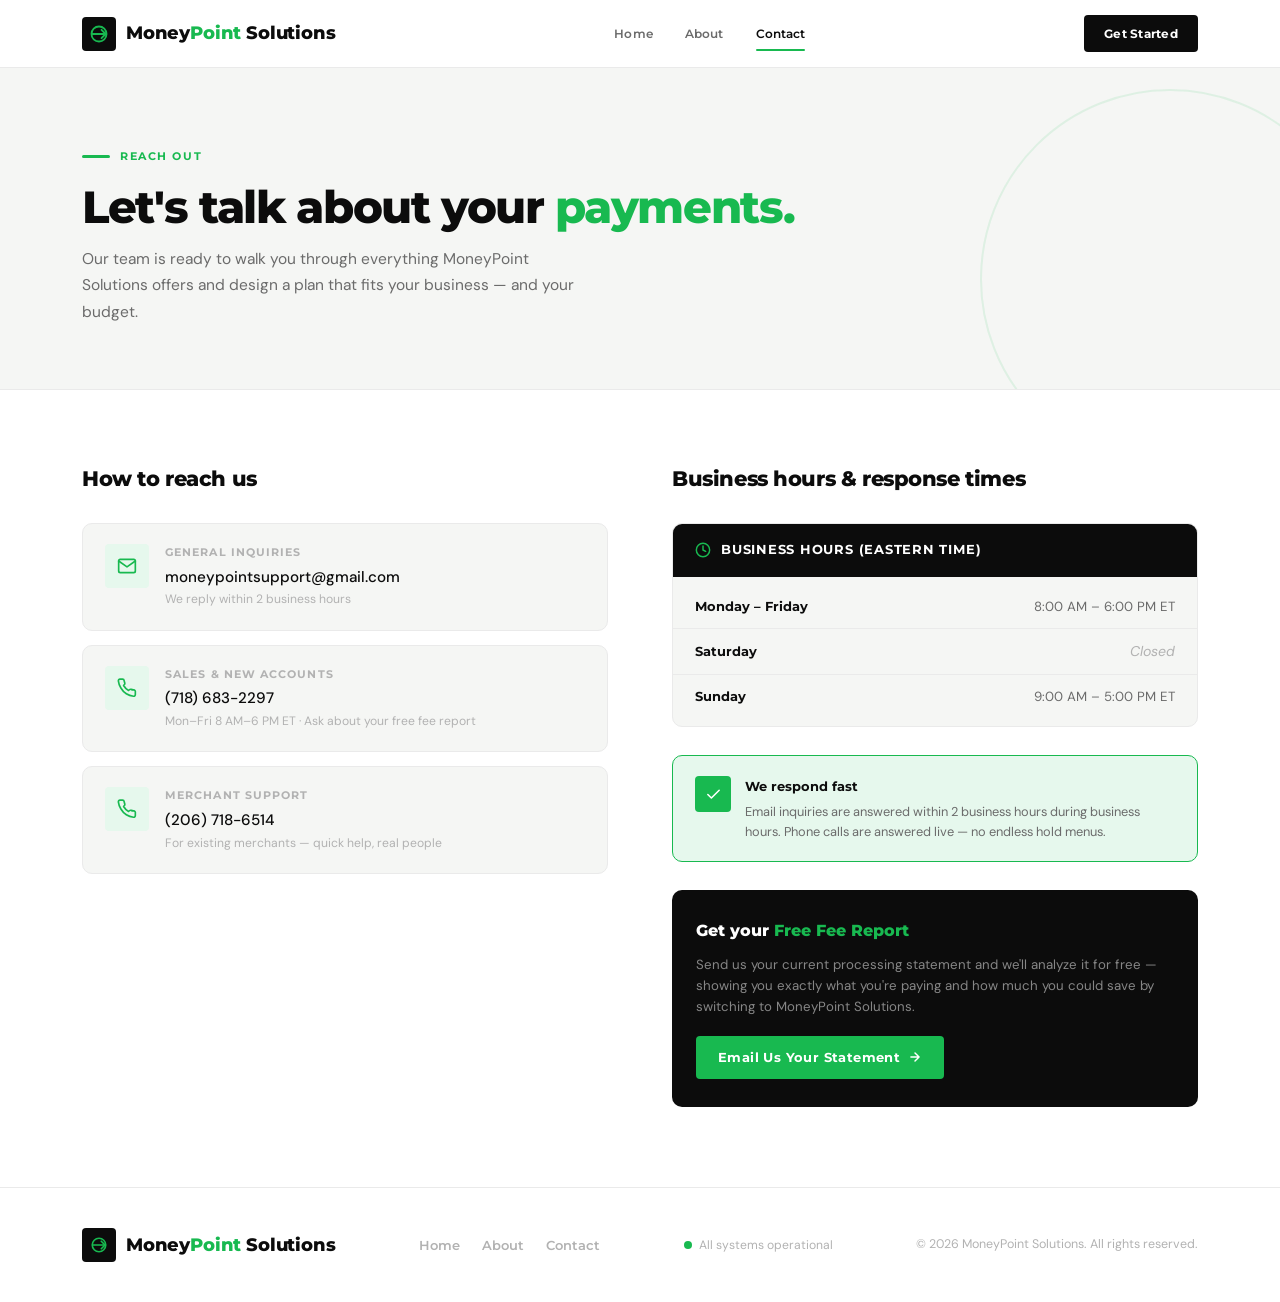
<file: contact.html>
<!DOCTYPE html>
<!-- contact.html -->
<html lang="en">
<head>
  <meta charset="UTF-8" />
  <meta name="viewport" content="width=device-width, initial-scale=1.0" />
  <title>Contact — MoneyPoint Solutions</title>
  <link rel="stylesheet" href="style.css" />
  <style>
    /* ── CONTACT PAGE LAYOUT ─────────────────────────────── */

    /* Override the two-column aside layout — use a centered wrap instead */
    .contact-page {
      padding-top: var(--nav-h);
      min-height: 100vh;
      background: var(--white);
      display: flex;
      flex-direction: column;
    }

    /* Page hero */
    .contact-hero {
      background: var(--off);
      padding: 72px 0 64px;
      position: relative;
      overflow: hidden;
      border-bottom: 1px solid var(--gray-1);
    }
    .contact-hero::after {
      content: '';
      position: absolute;
      right: -80px; bottom: -80px;
      width: 380px; height: 380px;
      border: 2px solid var(--green);
      border-radius: 50%;
      opacity: .1;
    }
    .contact-hero-inner { position: relative; z-index: 1; }
    .contact-hero h1 {
      font-family: var(--font-head);
      font-weight: 800;
      font-size: clamp(2rem, 3.5vw, 3rem);
      letter-spacing: -.03em;
      line-height: 1.08;
      margin-bottom: 14px;
    }
    .contact-hero h1 em { font-style: normal; color: var(--green); }
    .contact-hero p {
      font-size: .97rem;
      color: var(--gray-3);
      max-width: 500px;
      line-height: 1.7;
    }

    /* Contact body: two panels side by side, both properly padded */
    .contact-body {
      flex: 1;
      padding: 72px 0 80px;
    }
    .contact-body-inner {
      display: grid;
      grid-template-columns: 1fr 1fr;
      gap: 64px;
      align-items: start;
    }

    /* Left: channels */
    .contact-channels-col h2 {
      font-family: var(--font-head);
      font-weight: 800;
      font-size: 1.3rem;
      letter-spacing: -.02em;
      margin-bottom: 28px;
    }
    .channel-stack { display: flex; flex-direction: column; gap: 14px; }
    .ch-card {
      display: flex;
      align-items: flex-start;
      gap: 16px;
      padding: 20px 22px;
      border-radius: var(--r-lg);
      border: 1.5px solid var(--gray-1);
      background: var(--off);
      transition: border-color var(--trans), box-shadow var(--trans), transform var(--trans);
    }
    .ch-card:hover {
      border-color: var(--green);
      box-shadow: 0 4px 20px rgba(24,185,80,.1);
      transform: translateY(-2px);
    }
    .ch-card-ico {
      width: 44px; height: 44px;
      min-width: 44px;
      border-radius: var(--r);
      background: var(--green-xl);
      display: grid;
      place-items: center;
    }
    .ch-card-ico svg { color: var(--green); }
    .ch-card-label {
      font-family: var(--font-head);
      font-size: .68rem;
      font-weight: 700;
      letter-spacing: .1em;
      text-transform: uppercase;
      color: var(--gray-2);
      margin-bottom: 4px;
    }
    .ch-card-value {
      font-size: .95rem;
      font-weight: 500;
      color: var(--black);
      line-height: 1.5;
    }
    .ch-card-value a { color: var(--black); transition: color var(--trans); }
    .ch-card-value a:hover { color: var(--green); }
    .ch-card-sub { font-size: .76rem; color: var(--gray-2); margin-top: 2px; }

    /* Right: hours + info */
    .contact-info-col h2 {
      font-family: var(--font-head);
      font-weight: 800;
      font-size: 1.3rem;
      letter-spacing: -.02em;
      margin-bottom: 28px;
    }

    /* Business hours */
    .hours-card {
      background: var(--off);
      border-radius: var(--r-lg);
      border: 1.5px solid var(--gray-1);
      overflow: hidden;
      margin-bottom: 28px;
    }
    .hours-card-head {
      background: var(--black);
      color: var(--white);
      padding: 16px 22px;
      display: flex;
      align-items: center;
      gap: 10px;
    }
    .hours-card-head svg { color: var(--green); }
    .hours-card-head span {
      font-family: var(--font-head);
      font-size: .8rem;
      font-weight: 700;
      letter-spacing: .06em;
      text-transform: uppercase;
    }
    .hours-list { padding: 8px 0; }
    .hours-row {
      display: flex;
      justify-content: space-between;
      align-items: center;
      padding: 11px 22px;
      border-bottom: 1px solid var(--gray-1);
      font-size: .88rem;
    }
    .hours-row:last-child { border-bottom: none; }
    .hours-day {
      font-family: var(--font-head);
      font-weight: 700;
      font-size: .84rem;
      color: var(--black);
    }
    .hours-time { color: var(--gray-3); font-size: .83rem; }
    .hours-closed { color: var(--gray-2); font-style: italic; }

    /* Response time note */
    .response-note {
      background: var(--green-xl);
      border: 1.5px solid var(--green);
      border-radius: var(--r-lg);
      padding: 20px 22px;
      display: flex;
      gap: 14px;
      align-items: flex-start;
      margin-bottom: 28px;
    }
    .response-note-ico {
      width: 36px; height: 36px; min-width: 36px;
      border-radius: var(--r);
      background: var(--green);
      display: grid;
      place-items: center;
    }
    .response-note-ico svg { color: var(--white); }
    .response-note h4 {
      font-family: var(--font-head);
      font-size: .84rem;
      font-weight: 700;
      color: var(--black);
      margin-bottom: 4px;
    }
    .response-note p { font-size: .8rem; color: var(--gray-3); line-height: 1.55; }

    /* Free report promo box */
    .report-promo {
      background: var(--black);
      color: var(--white);
      border-radius: var(--r-lg);
      padding: 28px 24px;
    }
    .report-promo h4 {
      font-family: var(--font-head);
      font-weight: 800;
      font-size: 1rem;
      margin-bottom: 10px;
    }
    .report-promo h4 em { font-style: normal; color: var(--green); }
    .report-promo p { font-size: .83rem; color: rgba(255,255,255,.5); line-height: 1.6; margin-bottom: 18px; }
    .report-promo a { font-size: .84rem; padding: 11px 22px; }

    @media (max-width: 900px) {
      .contact-body-inner { grid-template-columns: 1fr; gap: 48px; }
    }
  </style>
</head>
<body>

  <!-- ═══════════════════ NAV ═══════════════════ -->
  <nav>
    <div class="nav-inner">
      <a class="logo" href="index.html">
        <div class="logo-mark">
          <svg width="20" height="20" viewBox="0 0 24 24" fill="none" stroke="currentColor" stroke-width="2.2" stroke-linecap="round" stroke-linejoin="round">
            <circle cx="12" cy="12" r="9"/>
            <line x1="4" y1="12" x2="20" y2="12"/>
            <polyline points="15 7 20 12 15 17"/>
          </svg>
        </div>
        <span class="logo-name">Money<span>Point</span> Solutions</span>
      </a>
      <div class="nav-links">
        <a href="index.html">Home</a>
        <a href="about.html">About</a>
        <a href="contact.html" class="active">Contact</a>
      </div>
      <a href="contact.html" class="nav-cta">Get Started</a>
      <button class="burger" id="burger" onclick="toggleMenu()" aria-label="Open menu">
        <span></span><span></span><span></span>
      </button>
    </div>
  </nav>
  <div class="mobile-menu" id="mobileMenu">
    <a href="index.html">Home</a>
    <a href="about.html">About</a>
    <a href="contact.html" class="active">Contact</a>
    <a href="contact.html" class="mob-cta">Get Started →</a>
  </div>

  <!-- ═══════════════════ CONTACT PAGE ═══════════════════ -->
  <div class="contact-page">

    <!-- Hero -->
    <div class="contact-hero">
      <div class="wrap">
        <div class="contact-hero-inner">
          <div class="section-label anim"><div class="acline"></div>Reach Out</div>
          <h1 class="anim d1">Let's talk about your <em>payments.</em></h1>
          <p class="anim d2">Our team is ready to walk you through everything MoneyPoint Solutions offers and design a plan that fits your business — and your budget.</p>
        </div>
      </div>
    </div>

    <!-- Contact Body -->
    <div class="contact-body">
      <div class="wrap">
        <div class="contact-body-inner">

          <!-- LEFT: Contact Channels -->
          <div class="contact-channels-col">
            <h2>How to reach us</h2>
            <div class="channel-stack">

              <div class="ch-card">
                <div class="ch-card-ico">
                  <svg width="20" height="20" viewBox="0 0 24 24" fill="none" stroke="currentColor" stroke-width="2" stroke-linecap="round" stroke-linejoin="round"><path d="M4 4h16c1.1 0 2 .9 2 2v12c0 1.1-.9 2-2 2H4c-1.1 0-2-.9-2-2V6c0-1.1.9-2 2-2z"/><polyline points="22,6 12,13 2,6"/></svg>
                </div>
                <div>
                  <div class="ch-card-label">General Inquiries</div>
                  <div class="ch-card-value"><a href="mailto:moneypointsupport@gmail.com">moneypointsupport@gmail.com</a></div>
                  <div class="ch-card-sub">We reply within 2 business hours</div>
                </div>
              </div>

              <div class="ch-card">
                <div class="ch-card-ico">
                  <svg width="20" height="20" viewBox="0 0 24 24" fill="none" stroke="currentColor" stroke-width="2" stroke-linecap="round" stroke-linejoin="round"><path d="M22 16.92v3a2 2 0 0 1-2.18 2 19.79 19.79 0 0 1-8.63-3.07A19.5 19.5 0 0 1 4.69 12 19.79 19.79 0 0 1 1.61 3.5 2 2 0 0 1 3.6 1.32h3a2 2 0 0 1 2 1.72c.127.96.361 1.903.7 2.81a2 2 0 0 1-.45 2.11L7.91 9a16 16 0 0 0 6 6l.91-.91a2 2 0 0 1 2.11-.45c.907.339 1.85.573 2.81.7A2 2 0 0 1 22 16.92z"/></svg>
                </div>
                <div>
                  <div class="ch-card-label">Sales &amp; New Accounts</div>
                  <div class="ch-card-value"><a href="tel:+17186832297">(718) 683-2297</a></div>
                  <div class="ch-card-sub">Mon–Fri 8 AM–6 PM ET · Ask about your free fee report</div>
                </div>
              </div>

              <div class="ch-card">
                <div class="ch-card-ico">
                  <svg width="20" height="20" viewBox="0 0 24 24" fill="none" stroke="currentColor" stroke-width="2" stroke-linecap="round" stroke-linejoin="round"><path d="M22 16.92v3a2 2 0 0 1-2.18 2 19.79 19.79 0 0 1-8.63-3.07A19.5 19.5 0 0 1 4.69 12 19.79 19.79 0 0 1 1.61 3.5 2 2 0 0 1 3.6 1.32h3a2 2 0 0 1 2 1.72c.127.96.361 1.903.7 2.81a2 2 0 0 1-.45 2.11L7.91 9a16 16 0 0 0 6 6l.91-.91a2 2 0 0 1 2.11-.45c.907.339 1.85.573 2.81.7A2 2 0 0 1 22 16.92z"/></svg>
                </div>
                <div>
                  <div class="ch-card-label">Merchant Support</div>
                  <div class="ch-card-value"><a href="tel:+12067186514">(206) 718-6514</a></div>
                  <div class="ch-card-sub">For existing merchants — quick help, real people</div>
                </div>
              </div>

            </div>
          </div>

          <!-- RIGHT: Hours + Info -->
          <div class="contact-info-col">
            <h2>Business hours &amp; response times</h2>

            <!-- Hours Card -->
            <div class="hours-card">
              <div class="hours-card-head">
                <svg width="16" height="16" viewBox="0 0 24 24" fill="none" stroke="currentColor" stroke-width="2.2" stroke-linecap="round" stroke-linejoin="round"><circle cx="12" cy="12" r="10"/><polyline points="12 6 12 12 16 14"/></svg>
                <span>Business Hours (Eastern Time)</span>
              </div>
              <div class="hours-list">
                <div class="hours-row">
                  <span class="hours-day">Monday – Friday</span>
                  <span class="hours-time">8:00 AM – 6:00 PM ET</span>
                </div>
                <div class="hours-row">
                  <span class="hours-day">Saturday</span>
                  <span class="hours-closed">Closed</span>
                </div>
                <div class="hours-row">
                  <span class="hours-day">Sunday</span>
                  <span class="hours-time">9:00 AM – 5:00 PM ET</span>
                </div>
              </div>
            </div>

            <!-- Response Time Note -->
            <div class="response-note">
              <div class="response-note-ico">
                <svg width="17" height="17" viewBox="0 0 24 24" fill="none" stroke="currentColor" stroke-width="2.2" stroke-linecap="round" stroke-linejoin="round"><polyline points="20 6 9 17 4 12"/></svg>
              </div>
              <div>
                <h4>We respond fast</h4>
                <p>Email inquiries are answered within 2 business hours during business hours. Phone calls are answered live — no endless hold menus.</p>
              </div>
            </div>

            <!-- Free Report Promo -->
            <div class="report-promo">
              <h4>Get your <em>Free Fee Report</em></h4>
              <p>Send us your current processing statement and we'll analyze it for free — showing you exactly what you're paying and how much you could save by switching to MoneyPoint Solutions.</p>
              <a href="mailto:moneypointsupport@gmail.com?subject=Free Fee Report Request" class="btn btn-green">
                Email Us Your Statement
                <svg width="14" height="14" viewBox="0 0 24 24" fill="none" stroke="currentColor" stroke-width="2.5" stroke-linecap="round" stroke-linejoin="round"><path d="M5 12h14M12 5l7 7-7 7"/></svg>
              </a>
            </div>

          </div>
        </div>
      </div>
    </div>

  </div><!-- /.contact-page -->

  <!-- ═══════════════════ FOOTER ═══════════════════ -->
  <footer>
    <div class="wrap">
      <div class="footer-inner">
        <a class="logo" href="index.html">
          <div class="logo-mark">
            <svg width="18" height="18" viewBox="0 0 24 24" fill="none" stroke="currentColor" stroke-width="2.2" stroke-linecap="round" stroke-linejoin="round">
              <circle cx="12" cy="12" r="9"/>
              <line x1="4" y1="12" x2="20" y2="12"/>
              <polyline points="15 7 20 12 15 17"/>
            </svg>
          </div>
          <span class="logo-name">Money<span>Point</span> Solutions</span>
        </a>
        <div class="footer-links">
          <a href="index.html">Home</a>
          <a href="about.html">About</a>
          <a href="contact.html">Contact</a>
        </div>
        <div class="status-pill"><span></span>All systems operational</div>
        <div class="footer-copy">© 2026 MoneyPoint Solutions. All rights reserved.</div>
      </div>
    </div>
  </footer>

  <script>
    function toggleMenu() {
      document.getElementById('mobileMenu').classList.toggle('open');
    }
  </script>
</body>
</html>
</file>
<file: style.css>
/* ============================================================
   style.css — MoneyPoint Solutions
   ============================================================ */

/* ── GOOGLE FONTS ─────────────────────────────────────────── */
@import url('https://fonts.googleapis.com/css2?family=Montserrat:wght@400;500;600;700;800&family=DM+Sans:ital,opsz,wght@0,9..40,300;0,9..40,400;0,9..40,500;1,9..40,300&display=swap');

/* ── DESIGN TOKENS ────────────────────────────────────────── */
:root {
  --white:    #ffffff;
  --off:      #f5f6f4;
  --gray-1:   #eaeaea;
  --gray-2:   #b2b2b2;
  --gray-3:   #6b6b6b;
  --black:    #0c0c0c;
  --green:    #18b950;
  --green-d:  #0f9040;
  --green-xl: #e6f8ed;

  --font-head: 'Montserrat', sans-serif;
  --font-body: 'DM Sans', sans-serif;

  --nav-h:  68px;
  --r:      4px;
  --r-lg:   10px;
  --trans:  .24s cubic-bezier(.4, 0, .2, 1);
  --shadow: 0 4px 24px rgba(0,0,0,.07), 0 1px 6px rgba(0,0,0,.04);
  --shadow-lg: 0 16px 60px rgba(0,0,0,.1), 0 4px 16px rgba(0,0,0,.06);
}

/* ── RESET ────────────────────────────────────────────────── */
*, *::before, *::after { box-sizing: border-box; margin: 0; padding: 0; }
html { scroll-behavior: smooth; }
body {
  font-family: var(--font-body);
  background: var(--white);
  color: var(--black);
  font-size: 16px;
  line-height: 1.6;
  -webkit-font-smoothing: antialiased;
}
img { display: block; max-width: 100%; }
a { text-decoration: none; color: inherit; }
button { cursor: pointer; border: none; background: none; font: inherit; }
ul { list-style: none; }

/* ── LAYOUT HELPERS ───────────────────────────────────────── */
.wrap {
  max-width: 1180px;
  margin: 0 auto;
  padding: 0 32px;
}
.section-label {
  display: inline-flex;
  align-items: center;
  gap: 10px;
  font-family: var(--font-head);
  font-size: .7rem;
  font-weight: 700;
  letter-spacing: .14em;
  text-transform: uppercase;
  color: var(--green);
  margin-bottom: 18px;
}
.acline {
  display: inline-block;
  width: 28px; height: 3px;
  background: var(--green);
  border-radius: 2px;
  flex-shrink: 0;
}

/* ── BUTTONS ──────────────────────────────────────────────── */
.btn {
  display: inline-flex;
  align-items: center;
  gap: 8px;
  padding: 13px 28px;
  border-radius: var(--r);
  font-family: var(--font-head);
  font-size: .82rem;
  font-weight: 700;
  letter-spacing: .03em;
  transition: all var(--trans);
  white-space: nowrap;
}
.btn-primary   { background: var(--black); color: var(--white); }
.btn-primary:hover { background: var(--green); transform: translateY(-2px); box-shadow: 0 8px 24px rgba(24,185,80,.25); }
.btn-outline   { border: 1.5px solid var(--black); color: var(--black); }
.btn-outline:hover { background: var(--black); color: var(--white); transform: translateY(-2px); }
.btn-green     { background: var(--green); color: var(--white); }
.btn-green:hover { background: var(--green-d); transform: translateY(-2px); box-shadow: 0 8px 24px rgba(24,185,80,.3); }
.btn-white     { background: var(--white); color: var(--black); }
.btn-white:hover { background: var(--green); color: var(--white); transform: translateY(-2px); }
.btn-ghost     { border: 1.5px solid rgba(255,255,255,.22); color: var(--white); }
.btn-ghost:hover { background: rgba(255,255,255,.1); border-color: rgba(255,255,255,.5); transform: translateY(-2px); }
.btn svg       { flex-shrink: 0; }

/* ── NAV ──────────────────────────────────────────────────── */
nav {
  position: fixed;
  top: 0; left: 0; right: 0;
  z-index: 200;
  height: var(--nav-h);
  background: rgba(255,255,255,.93);
  backdrop-filter: blur(14px);
  -webkit-backdrop-filter: blur(14px);
  border-bottom: 1px solid var(--gray-1);
}
.nav-inner {
  max-width: 1180px;
  margin: 0 auto;
  padding: 0 32px;
  height: 100%;
  display: flex;
  align-items: center;
  justify-content: space-between;
  gap: 24px;
}
.logo {
  display: flex;
  align-items: center;
  gap: 10px;
  font-family: var(--font-head);
  font-weight: 800;
  font-size: 1.1rem;
  letter-spacing: -.01em;
  color: var(--black);
  flex-shrink: 0;
}
.logo-mark {
  width: 34px; height: 34px;
  background: var(--black);
  border-radius: var(--r);
  display: grid;
  place-items: center;
}
.logo-mark svg { color: var(--green); }
.logo-name span { color: var(--green); }

.nav-links {
  display: flex;
  align-items: center;
  gap: 2px;
}
.nav-links a {
  padding: 7px 15px;
  border-radius: var(--r);
  font-family: var(--font-head);
  font-size: .78rem;
  font-weight: 600;
  color: var(--gray-3);
  letter-spacing: .01em;
  transition: color var(--trans), background var(--trans);
  position: relative;
}
.nav-links a:hover { color: var(--black); background: var(--off); }
.nav-links a.active {
  color: var(--black);
}
.nav-links a.active::after {
  content: '';
  position: absolute;
  bottom: -1px; left: 15px; right: 15px;
  height: 2px;
  background: var(--green);
  border-radius: 2px;
}
.nav-cta {
  padding: 9px 20px;
  border-radius: var(--r);
  font-family: var(--font-head);
  font-size: .78rem;
  font-weight: 700;
  background: var(--black);
  color: var(--white);
  letter-spacing: .02em;
  transition: background var(--trans), transform var(--trans);
}
.nav-cta:hover { background: var(--green); transform: translateY(-1px); }

/* hamburger */
.burger {
  display: none;
  flex-direction: column;
  justify-content: center;
  gap: 5px;
  width: 36px; height: 36px;
  padding: 6px;
  cursor: pointer;
}
.burger span {
  display: block;
  width: 22px; height: 2px;
  background: var(--black);
  border-radius: 2px;
  transition: transform var(--trans), opacity var(--trans);
}
.mobile-menu {
  display: none;
  position: fixed;
  top: var(--nav-h); left: 0; right: 0;
  background: var(--white);
  border-bottom: 1px solid var(--gray-1);
  padding: 16px 24px 24px;
  z-index: 199;
  flex-direction: column;
  gap: 4px;
  box-shadow: 0 8px 30px rgba(0,0,0,.08);
}
.mobile-menu.open { display: flex; }
.mobile-menu a {
  padding: 11px 16px;
  border-radius: var(--r);
  font-family: var(--font-head);
  font-size: .9rem;
  font-weight: 600;
  color: var(--gray-3);
  transition: color var(--trans), background var(--trans);
}
.mobile-menu a:hover,
.mobile-menu a.active { color: var(--black); background: var(--off); }
.mobile-menu .mob-cta {
  margin-top: 10px;
  background: var(--black);
  color: var(--white);
  text-align: center;
  border-radius: var(--r);
  font-weight: 700;
}
.mobile-menu .mob-cta:hover { background: var(--green); }

/* ── HERO ─────────────────────────────────────────────────── */
.hero {
  min-height: 100vh;
  padding: calc(var(--nav-h) + 80px) 0 100px;
  position: relative;
  overflow: hidden;
  display: flex;
  align-items: center;
  background: var(--off);
}
.hero-geo {
  position: absolute;
  inset: 0;
  pointer-events: none;
}
.hero-geo::before {
  content: '';
  position: absolute;
  right: -140px; top: -140px;
  width: 700px; height: 700px;
  border: 90px solid rgba(234,234,234,.8);
  border-radius: 50%;
}
.hero-geo::after {
  content: '';
  position: absolute;
  right: 60px; top: 60px;
  width: 240px; height: 240px;
  border: 2.5px solid var(--green);
  border-radius: 50%;
  opacity: .3;
}
.hero-inner {
  position: relative;
  z-index: 1;
  display: grid;
  grid-template-columns: 1fr 1fr;
  align-items: center;
  gap: 64px;
}
.hero-eyebrow {
  display: flex;
  align-items: center;
  gap: 10px;
  font-family: var(--font-head);
  font-size: .7rem;
  font-weight: 700;
  letter-spacing: .14em;
  text-transform: uppercase;
  color: var(--green);
  margin-bottom: 22px;
}
.hero h1 {
  font-family: var(--font-head);
  font-weight: 800;
  font-size: clamp(2.4rem, 4vw, 3.8rem);
  line-height: 1.08;
  letter-spacing: -.03em;
  color: var(--black);
  margin-bottom: 22px;
}
.hero h1 em {
  font-style: normal;
  color: var(--green);
}
.hero-desc {
  font-size: 1rem;
  color: var(--gray-3);
  line-height: 1.72;
  max-width: 440px;
  margin-bottom: 38px;
}
.hero-actions {
  display: flex;
  flex-wrap: wrap;
  gap: 12px;
  margin-bottom: 52px;
}
.hero-stats {
  display: flex;
  gap: 40px;
  flex-wrap: wrap;
}
.stat { display: flex; flex-direction: column; gap: 2px; }
.stat-num {
  font-family: var(--font-head);
  font-size: 1.9rem;
  font-weight: 800;
  letter-spacing: -.04em;
  color: var(--black);
  line-height: 1;
}
.stat-num span { color: var(--green); }
.stat-label {
  font-size: .76rem;
  color: var(--gray-2);
  font-weight: 500;
}

/* hero card visual */
.hero-visual { display: flex; justify-content: center; align-items: center; }
.card-scene {
  position: relative;
  width: 340px; height: 420px;
}
.pay-card {
  position: absolute;
  width: 296px;
  border-radius: 18px;
  padding: 28px;
  box-shadow: var(--shadow-lg);
}
.pay-card.back {
  background: var(--green);
  top: 0; right: 0;
  transform: rotate(8deg);
  z-index: 1;
}
.pay-card.front {
  background: var(--black);
  bottom: 0; left: 0;
  z-index: 2;
  color: var(--white);
}
.card-chip {
  width: 36px; height: 26px;
  background: rgba(255,255,255,.18);
  border-radius: 4px;
  margin-bottom: 34px;
}
.card-num {
  font-family: var(--font-head);
  font-size: .8rem;
  letter-spacing: .14em;
  color: rgba(255,255,255,.6);
  margin-bottom: 20px;
}
.card-footer {
  display: flex;
  justify-content: space-between;
  align-items: flex-end;
}
.card-name-label { font-size: .65rem; color: rgba(255,255,255,.4); text-transform: uppercase; letter-spacing: .1em; }
.card-name-val   { font-family: var(--font-head); font-size: .85rem; font-weight: 700; color: rgba(255,255,255,.9); }
.card-brand      { font-family: var(--font-head); font-size: 1.05rem; font-weight: 800; color: rgba(255,255,255,.85); }

.pos-pill {
  position: absolute;
  bottom: 56px; right: -24px; z-index: 3;
  background: var(--white);
  border-radius: 30px;
  padding: 10px 16px;
  box-shadow: var(--shadow-lg);
  display: flex;
  align-items: center;
  gap: 10px;
}
.pos-dot {
  width: 10px; height: 10px;
  border-radius: 50%;
  background: var(--green);
  box-shadow: 0 0 0 4px var(--green-xl);
}
.pos-text  { font-family: var(--font-head); font-size: .78rem; font-weight: 700; color: var(--black); }
.pos-sub   { font-size: .68rem; color: var(--gray-2); }

/* ── SERVICES ─────────────────────────────────────────────── */
.services {
  padding: 110px 0;
  background: var(--white);
}
.section-head {
  max-width: 540px;
  margin-bottom: 60px;
}
.section-head h2 {
  font-family: var(--font-head);
  font-weight: 800;
  font-size: clamp(1.8rem, 2.8vw, 2.5rem);
  letter-spacing: -.03em;
  line-height: 1.1;
  margin-bottom: 14px;
}
.section-head p {
  color: var(--gray-3);
  font-size: .95rem;
  line-height: 1.7;
}
.services-grid {
  display: grid;
  grid-template-columns: repeat(3, 1fr);
  gap: 2px;
  background: var(--gray-1);
  border-radius: var(--r-lg);
  overflow: hidden;
}
.svc-card {
  background: var(--white);
  padding: 38px 34px;
  position: relative;
  transition: background var(--trans);
}
.svc-card::after {
  content: '';
  position: absolute;
  top: 0; left: 0; right: 0;
  height: 3px;
  background: var(--green);
  transform: scaleX(0);
  transform-origin: left;
  transition: transform .35s cubic-bezier(.4,0,.2,1);
}
.svc-card:hover { background: var(--off); }
.svc-card:hover::after { transform: scaleX(1); }
.svc-icon {
  width: 50px; height: 50px;
  border-radius: var(--r);
  background: var(--off);
  display: grid;
  place-items: center;
  margin-bottom: 22px;
  transition: background var(--trans);
}
.svc-card:hover .svc-icon { background: var(--green-xl); }
.svc-icon svg { color: var(--green); }
.svc-card h3 {
  font-family: var(--font-head);
  font-size: 1rem;
  font-weight: 700;
  letter-spacing: -.01em;
  margin-bottom: 10px;
}
.svc-card p { font-size: .86rem; color: var(--gray-3); line-height: 1.65; }

/* ── BENEFITS ─────────────────────────────────────────────── */
.benefits {
  padding: 110px 0;
  background: var(--off);
}
.benefits-inner {
  display: grid;
  grid-template-columns: 1fr 1fr;
  align-items: center;
  gap: 80px;
}
.benefits-col h2 {
  font-family: var(--font-head);
  font-weight: 800;
  font-size: clamp(1.8rem, 2.8vw, 2.5rem);
  letter-spacing: -.03em;
  line-height: 1.1;
  margin-bottom: 16px;
}
.benefits-col > p {
  color: var(--gray-3);
  font-size: .95rem;
  line-height: 1.7;
  margin-bottom: 34px;
}
.benefit-list {
  display: flex;
  flex-direction: column;
  gap: 16px;
  margin-bottom: 36px;
}
.benefit-item {
  display: flex;
  gap: 16px;
  align-items: flex-start;
  padding: 18px 22px;
  background: var(--white);
  border-radius: var(--r);
  border-left: 3px solid transparent;
  transition: border-color var(--trans), box-shadow var(--trans);
}
.benefit-item:hover {
  border-left-color: var(--green);
  box-shadow: var(--shadow);
}
.benefit-icon {
  width: 38px; height: 38px;
  min-width: 38px;
  border-radius: var(--r);
  background: var(--green-xl);
  display: grid;
  place-items: center;
}
.benefit-icon svg { color: var(--green); }
.benefit-text h4 {
  font-family: var(--font-head);
  font-size: .92rem;
  font-weight: 700;
  margin-bottom: 3px;
}
.benefit-text p { font-size: .82rem; color: var(--gray-3); line-height: 1.55; }

/* benefits visual */
.benefits-visual {
  position: relative;
  height: 440px;
}
.dash-card {
  position: absolute;
  background: var(--white);
  border-radius: var(--r-lg);
  box-shadow: var(--shadow-lg);
  padding: 22px;
}
.dash-main { width: 290px; top: 16px; left: 16px; }
.dash-lbl {
  font-family: var(--font-head);
  font-size: .68rem;
  font-weight: 700;
  letter-spacing: .1em;
  text-transform: uppercase;
  color: var(--gray-2);
  margin-bottom: 6px;
}
.dash-amount {
  font-family: var(--font-head);
  font-size: 1.9rem;
  font-weight: 800;
  letter-spacing: -.04em;
  color: var(--black);
  margin-bottom: 18px;
}
.bar-track { height: 6px; background: var(--gray-1); border-radius: 3px; margin-bottom: 6px; }
.bar-fill  { height: 100%; background: var(--green); border-radius: 3px; width: 74%; }
.bar-meta  { display: flex; justify-content: space-between; font-size: .7rem; color: var(--gray-2); }

.dash-txn { width: 218px; top: 190px; right: 0; }
.txn-row {
  display: flex;
  align-items: center;
  gap: 10px;
  padding: 7px 0;
  border-bottom: 1px solid var(--gray-1);
}
.txn-row:last-child { border-bottom: none; }
.txn-ico {
  width: 30px; height: 30px;
  border-radius: 50%;
  background: var(--off);
  display: grid;
  place-items: center;
  flex-shrink: 0;
}
.txn-ico svg { color: var(--green); }
.txn-name { font-family: var(--font-head); font-size: .75rem; font-weight: 700; }
.txn-time { font-size: .66rem; color: var(--gray-2); }
.txn-amt  { font-family: var(--font-head); font-size: .8rem; font-weight: 700; color: var(--green); margin-left: auto; }

.dash-status { width: 180px; bottom: 24px; left: 32px; }
.status-row {
  display: flex;
  justify-content: space-between;
  align-items: center;
  font-size: .78rem;
  padding: 5px 0;
  border-bottom: 1px solid var(--gray-1);
}
.status-row:last-child { border-bottom: none; }
.s-dot {
  display: inline-block;
  width: 7px; height: 7px;
  border-radius: 50%;
  margin-right: 6px;
}
.s-dot.green { background: var(--green); }
.s-dot.gray  { background: var(--gray-2); }
.s-dot.dark  { background: var(--black); }
.s-val { font-family: var(--font-head); font-weight: 700; font-size: .75rem; }

/* ── CTA BANNER ───────────────────────────────────────────── */
.cta-band {
  padding: 100px 0;
  background: var(--black);
  position: relative;
  overflow: hidden;
}
.cta-band::before {
  content: '';
  position: absolute;
  right: -80px; top: -80px;
  width: 500px; height: 500px;
  border: 60px solid rgba(24,185,80,.07);
  border-radius: 50%;
}
.cta-band::after {
  content: '';
  position: absolute;
  left: 55%; bottom: -120px;
  width: 320px; height: 320px;
  background: radial-gradient(circle, rgba(24,185,80,.1) 0%, transparent 70%);
}
.cta-inner { position: relative; z-index: 1; text-align: center; }
.cta-inner .section-label { justify-content: center; }
.cta-inner h2 {
  font-family: var(--font-head);
  font-weight: 800;
  font-size: clamp(1.9rem, 3vw, 2.8rem);
  letter-spacing: -.03em;
  color: var(--white);
  margin-bottom: 18px;
  line-height: 1.1;
}
.cta-inner h2 em { font-style: normal; color: var(--green); }
.cta-inner p { color: rgba(255,255,255,.45); font-size: .95rem; margin-bottom: 38px; max-width: 480px; margin-left: auto; margin-right: auto; }
.cta-actions { display: flex; justify-content: center; flex-wrap: wrap; gap: 12px; }

/* ── PAGE HERO (about/contact) ───────────────────────────── */
.page-hero {
  padding: calc(var(--nav-h) + 72px) 0 72px;
  background: var(--off);
  position: relative;
  overflow: hidden;
}
.page-hero::after {
  content: '';
  position: absolute;
  right: -80px; bottom: -80px;
  width: 420px; height: 420px;
  border: 2px solid var(--green);
  border-radius: 50%;
  opacity: .1;
}
.page-hero-content { position: relative; z-index: 1; max-width: 680px; }
.page-hero h1 {
  font-family: var(--font-head);
  font-weight: 800;
  font-size: clamp(2.2rem, 3.8vw, 3.4rem);
  letter-spacing: -.03em;
  line-height: 1.08;
  margin-bottom: 20px;
}
.page-hero h1 em { font-style: normal; color: var(--green); }
.page-hero p {
  font-size: 1rem;
  color: var(--gray-3);
  line-height: 1.72;
  max-width: 520px;
}

/* ── ABOUT — STORY ────────────────────────────────────────── */
.story { padding: 100px 0; }
.story-grid {
  display: grid;
  grid-template-columns: 1fr 1fr;
  gap: 72px;
  align-items: center;
}
.story-col h2 {
  font-family: var(--font-head);
  font-weight: 800;
  font-size: clamp(1.7rem, 2.5vw, 2.2rem);
  letter-spacing: -.03em;
  line-height: 1.12;
  margin-bottom: 18px;
}
.story-col p {
  color: var(--gray-3);
  line-height: 1.75;
  font-size: .95rem;
  margin-bottom: 16px;
}
.story-col p:last-child { margin-bottom: 0; }
.stat-mosaic {
  display: grid;
  grid-template-columns: 1fr 1fr;
  gap: 14px;
}
.mosaic-block {
  background: var(--off);
  border-radius: var(--r-lg);
  padding: 26px 22px;
  border-top: 3px solid transparent;
  transition: border-color var(--trans);
}
.mosaic-block:hover { border-top-color: var(--green); }
.mosaic-block.dark  {
  background: var(--black);
  grid-row: span 2;
  display: flex;
  flex-direction: column;
  justify-content: flex-end;
}
.mosaic-num {
  font-family: var(--font-head);
  font-size: 2rem;
  font-weight: 800;
  letter-spacing: -.04em;
  color: var(--green);
}
.mosaic-desc {
  font-size: .8rem;
  color: var(--gray-3);
  margin-top: 5px;
  line-height: 1.4;
}
.mosaic-block.dark .mosaic-desc { color: rgba(255,255,255,.4); }

/* ── ABOUT — VALUES ───────────────────────────────────────── */
.values {
  padding: 90px 0;
  background: var(--off);
}
.values-head { text-align: center; margin-bottom: 52px; }
.values-head h2 {
  font-family: var(--font-head);
  font-weight: 800;
  font-size: clamp(1.7rem, 2.5vw, 2.2rem);
  letter-spacing: -.03em;
}
.values-grid {
  display: grid;
  grid-template-columns: repeat(4, 1fr);
  gap: 20px;
}
.val-card {
  background: var(--white);
  border-radius: var(--r-lg);
  padding: 30px 22px;
  text-align: center;
  transition: transform var(--trans), box-shadow var(--trans);
}
.val-card:hover { transform: translateY(-4px); box-shadow: var(--shadow-lg); }
.val-icon {
  width: 52px; height: 52px;
  border-radius: 50%;
  background: var(--green-xl);
  display: grid;
  place-items: center;
  margin: 0 auto 18px;
}
.val-icon svg { color: var(--green); }
.val-card h3 {
  font-family: var(--font-head);
  font-size: .92rem;
  font-weight: 700;
  margin-bottom: 8px;
}
.val-card p { font-size: .8rem; color: var(--gray-3); line-height: 1.6; }

/* ── ABOUT — TEAM ─────────────────────────────────────────── */
.team { padding: 90px 0; }
.team-grid {
  display: grid;
  grid-template-columns: repeat(4, 1fr);
  gap: 22px;
}
.team-card { text-align: center; }
.avatar {
  width: 84px; height: 84px;
  border-radius: 50%;
  background: var(--off);
  border: 2px solid var(--gray-1);
  display: flex;
  align-items: center;
  justify-content: center;
  margin: 0 auto 14px;
  font-family: var(--font-head);
  font-size: 1.3rem;
  font-weight: 800;
  color: var(--black);
  position: relative;
}
.avatar::after {
  content: '';
  position: absolute;
  bottom: 4px; right: 4px;
  width: 13px; height: 13px;
  border-radius: 50%;
  background: var(--green);
  border: 2px solid var(--white);
}
.team-name {
  font-family: var(--font-head);
  font-weight: 700;
  font-size: .9rem;
}
.team-role { font-size: .78rem; color: var(--gray-2); margin-top: 3px; }

/* ── CONTACT PAGE ─────────────────────────────────────────── */
.contact-wrap {
  display: grid;
  grid-template-columns: 400px 1fr;
  gap: 0;
  min-height: calc(100vh - var(--nav-h));
}
.contact-aside {
  background: var(--black);
  color: var(--white);
  padding: 72px 48px;
  display: flex;
  flex-direction: column;
  gap: 40px;
}
.aside-logo .logo-mark { background: var(--green); }
.aside-logo .logo-name { color: var(--white); }
.aside-logo .logo-name span { color: var(--green); }

.aside-heading h2 {
  font-family: var(--font-head);
  font-weight: 800;
  font-size: clamp(1.6rem, 2.2vw, 2.2rem);
  letter-spacing: -.03em;
  line-height: 1.12;
  color: var(--white);
  margin-bottom: 14px;
}
.aside-heading h2 em { font-style: normal; color: var(--green); }
.aside-heading p { font-size: .88rem; color: rgba(255,255,255,.45); line-height: 1.68; }

.channel-list { display: flex; flex-direction: column; gap: 16px; }
.channel {
  display: flex;
  align-items: flex-start;
  gap: 14px;
  padding: 18px;
  border-radius: var(--r);
  background: rgba(255,255,255,.05);
  border: 1px solid rgba(255,255,255,.07);
  transition: background var(--trans), border-color var(--trans);
}
.channel:hover {
  background: rgba(24,185,80,.1);
  border-color: rgba(24,185,80,.3);
}
.ch-ico {
  width: 38px; height: 38px;
  min-width: 38px;
  border-radius: var(--r);
  background: rgba(24,185,80,.15);
  display: grid;
  place-items: center;
}
.ch-ico svg { color: var(--green); }
.ch-label {
  font-family: var(--font-head);
  font-size: .66rem;
  font-weight: 700;
  letter-spacing: .1em;
  text-transform: uppercase;
  color: rgba(255,255,255,.35);
  margin-bottom: 4px;
}
.ch-val {
  font-size: .88rem;
  font-weight: 500;
  color: var(--white);
  line-height: 1.5;
}
.ch-val a { color: var(--white); transition: color var(--trans); }
.ch-val a:hover { color: var(--green); }
.ch-sub { font-size: .74rem; color: rgba(255,255,255,.3); margin-top: 2px; }

.aside-hours {
  padding: 20px;
  border-radius: var(--r);
  border: 1px solid rgba(255,255,255,.07);
  background: rgba(255,255,255,.03);
}
.aside-hours h4 {
  font-family: var(--font-head);
  font-size: .75rem;
  font-weight: 700;
  letter-spacing: .08em;
  text-transform: uppercase;
  color: rgba(255,255,255,.35);
  margin-bottom: 12px;
}
.hr-row {
  display: flex;
  justify-content: space-between;
  font-size: .8rem;
  padding: 5px 0;
  border-bottom: 1px solid rgba(255,255,255,.06);
  color: rgba(255,255,255,.55);
}
.hr-row:last-child { border-bottom: none; }
.hr-row strong { color: rgba(255,255,255,.8); font-weight: 600; }

.aside-foot {
  margin-top: auto;
  font-size: .74rem;
  color: rgba(255,255,255,.2);
}

/* contact form panel */
.contact-form-panel {
  padding: calc(var(--nav-h) + 56px) 56px 80px;
  background: var(--white);
  overflow-y: auto;
}
.form-head { margin-bottom: 40px; }
.form-head h2 {
  font-family: var(--font-head);
  font-weight: 800;
  font-size: clamp(1.5rem, 2vw, 2rem);
  letter-spacing: -.03em;
  margin-bottom: 8px;
}
.form-head p { font-size: .88rem; color: var(--gray-3); }
.c-form { display: flex; flex-direction: column; gap: 18px; }
.form-row { display: grid; grid-template-columns: 1fr 1fr; gap: 18px; }
.field { display: flex; flex-direction: column; gap: 6px; }
.field label {
  font-family: var(--font-head);
  font-size: .74rem;
  font-weight: 700;
  color: var(--black);
  letter-spacing: .02em;
}
.field input,
.field select,
.field textarea {
  padding: 12px 15px;
  border: 1.5px solid var(--gray-1);
  border-radius: var(--r);
  font-family: var(--font-body);
  font-size: .88rem;
  background: var(--white);
  color: var(--black);
  transition: border-color var(--trans), box-shadow var(--trans);
  outline: none;
}
.field input:focus,
.field select:focus,
.field textarea:focus {
  border-color: var(--green);
  box-shadow: 0 0 0 3px rgba(24,185,80,.1);
}
.field textarea { resize: vertical; min-height: 116px; }
.form-note { font-size: .74rem; color: var(--gray-2); }
.success-note {
  display: none;
  padding: 18px 22px;
  background: var(--green-xl);
  border: 1.5px solid var(--green);
  border-radius: var(--r);
  font-size: .88rem;
  color: var(--green-d);
  font-weight: 500;
}
.success-note.show { display: block; }

/* ── FOOTER ───────────────────────────────────────────────── */
footer {
  background: var(--white);
  border-top: 1px solid var(--gray-1);
  padding: 40px 0;
}
.footer-inner {
  display: flex;
  align-items: center;
  justify-content: space-between;
  flex-wrap: wrap;
  gap: 18px;
}
.footer-links {
  display: flex;
  gap: 22px;
}
.footer-links a {
  font-size: .82rem;
  color: var(--gray-2);
  transition: color var(--trans);
  font-family: var(--font-head);
  font-weight: 600;
}
.footer-links a:hover { color: var(--green); }
.footer-copy { font-size: .78rem; color: var(--gray-2); }
.status-pill {
  display: flex;
  align-items: center;
  gap: 7px;
  font-size: .76rem;
  color: var(--gray-2);
}
.status-pill span {
  width: 8px; height: 8px;
  background: var(--green);
  border-radius: 50%;
  display: inline-block;
}

/* ── ANIMATIONS ───────────────────────────────────────────── */
@keyframes fadeUp {
  from { opacity: 0; transform: translateY(22px); }
  to   { opacity: 1; transform: translateY(0); }
}
.anim { animation: fadeUp .55s cubic-bezier(.4,0,.2,1) both; }
.d1  { animation-delay: .08s; }
.d2  { animation-delay: .18s; }
.d3  { animation-delay: .28s; }
.d4  { animation-delay: .38s; }
.d5  { animation-delay: .48s; }
.d6  { animation-delay: .58s; }

/* ── RESPONSIVE ───────────────────────────────────────────── */
@media (max-width: 1024px) {
  .hero-inner        { grid-template-columns: 1fr; }
  .hero-visual       { display: none; }
  .services-grid     { grid-template-columns: 1fr 1fr; }
  .benefits-inner    { grid-template-columns: 1fr; }
  .benefits-visual   { display: none; }
  .story-grid        { grid-template-columns: 1fr; }
  .values-grid       { grid-template-columns: 1fr 1fr; }
  .team-grid         { grid-template-columns: 1fr 1fr; }
  .contact-wrap      { grid-template-columns: 1fr; }
  .contact-aside     { padding: calc(var(--nav-h) + 40px) 32px 48px; }
  .contact-form-panel{ padding: 48px 32px 80px; }
}
@media (max-width: 768px) {
  .wrap              { padding: 0 20px; }
  .nav-inner         { padding: 0 20px; }
  .nav-links         { display: none; }
  .nav-cta           { display: none; }
  .burger            { display: flex; }
  .services-grid     { grid-template-columns: 1fr; }
  .form-row          { grid-template-columns: 1fr; }
  .hero-stats        { gap: 24px; }
  .footer-inner      { flex-direction: column; align-items: flex-start; gap: 14px; }
}
@media (max-width: 480px) {
  .values-grid  { grid-template-columns: 1fr; }
  .team-grid    { grid-template-columns: 1fr 1fr; }
}
</file>
